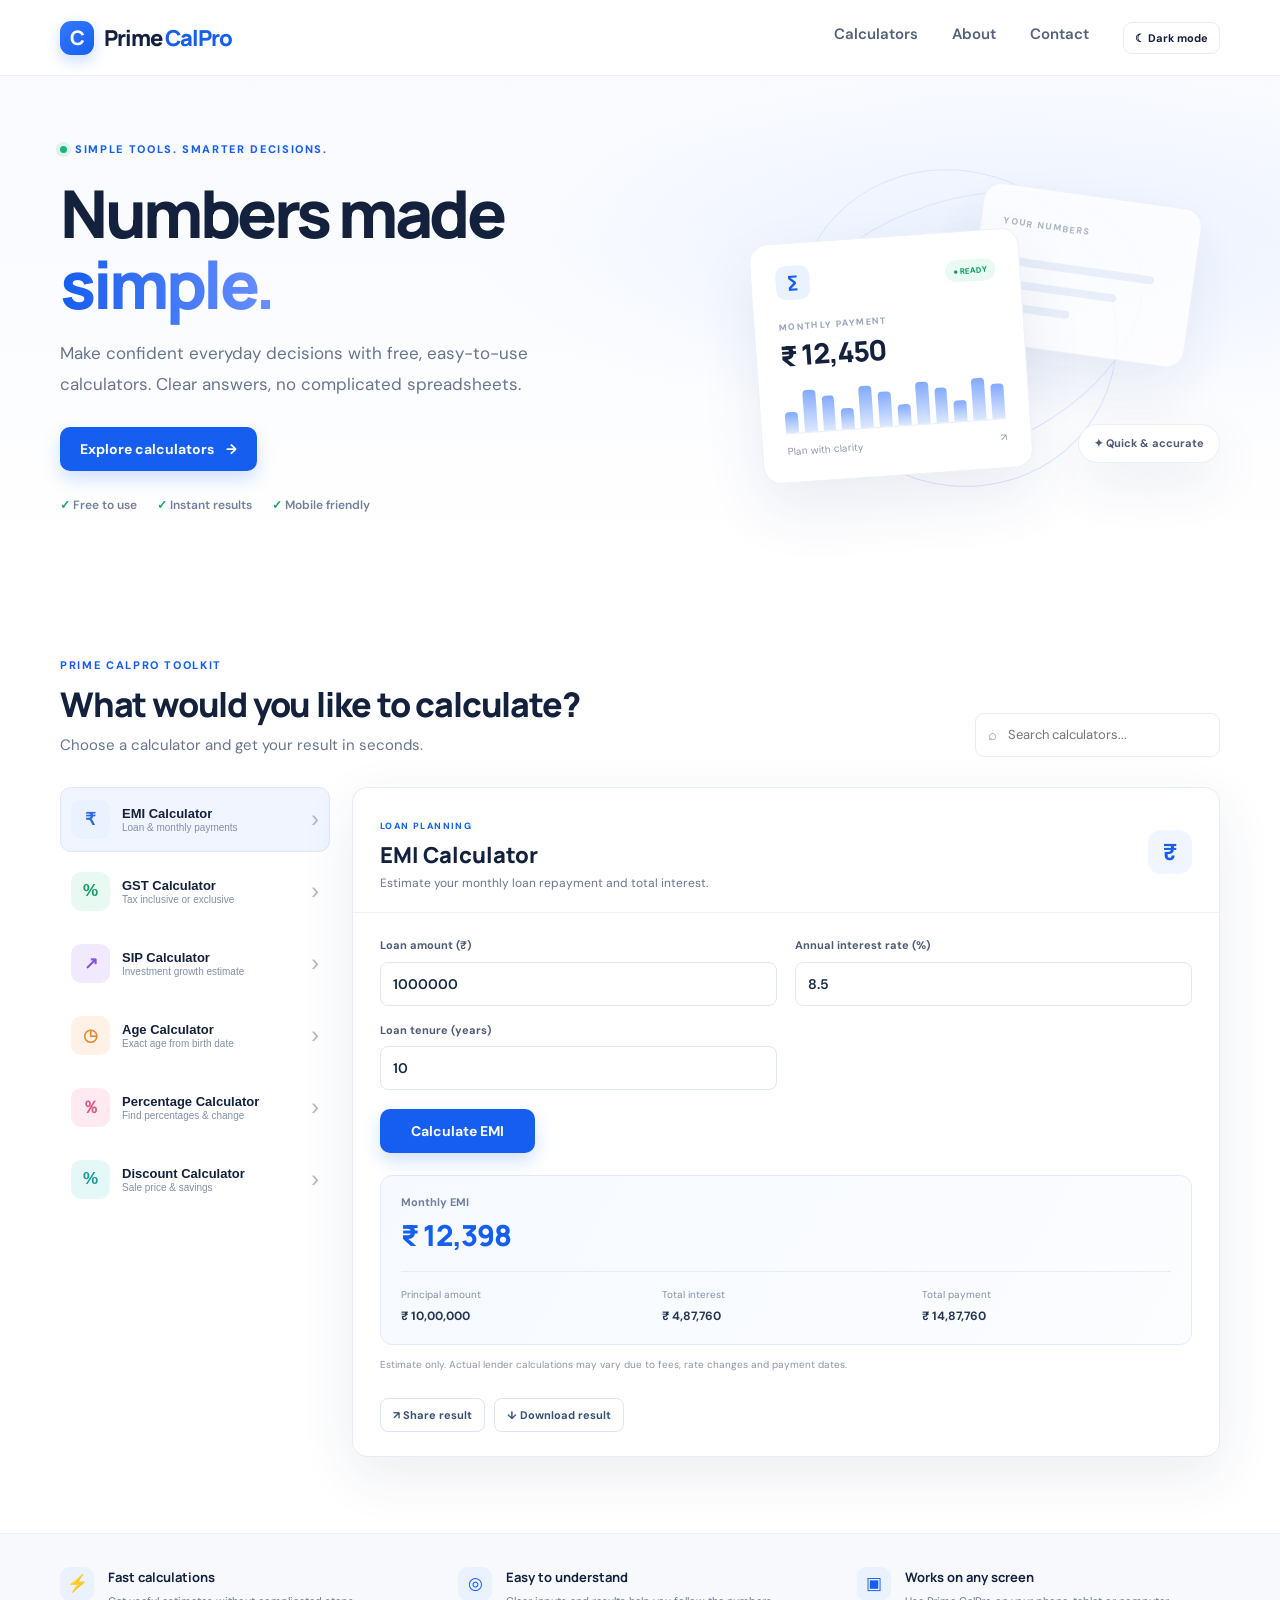
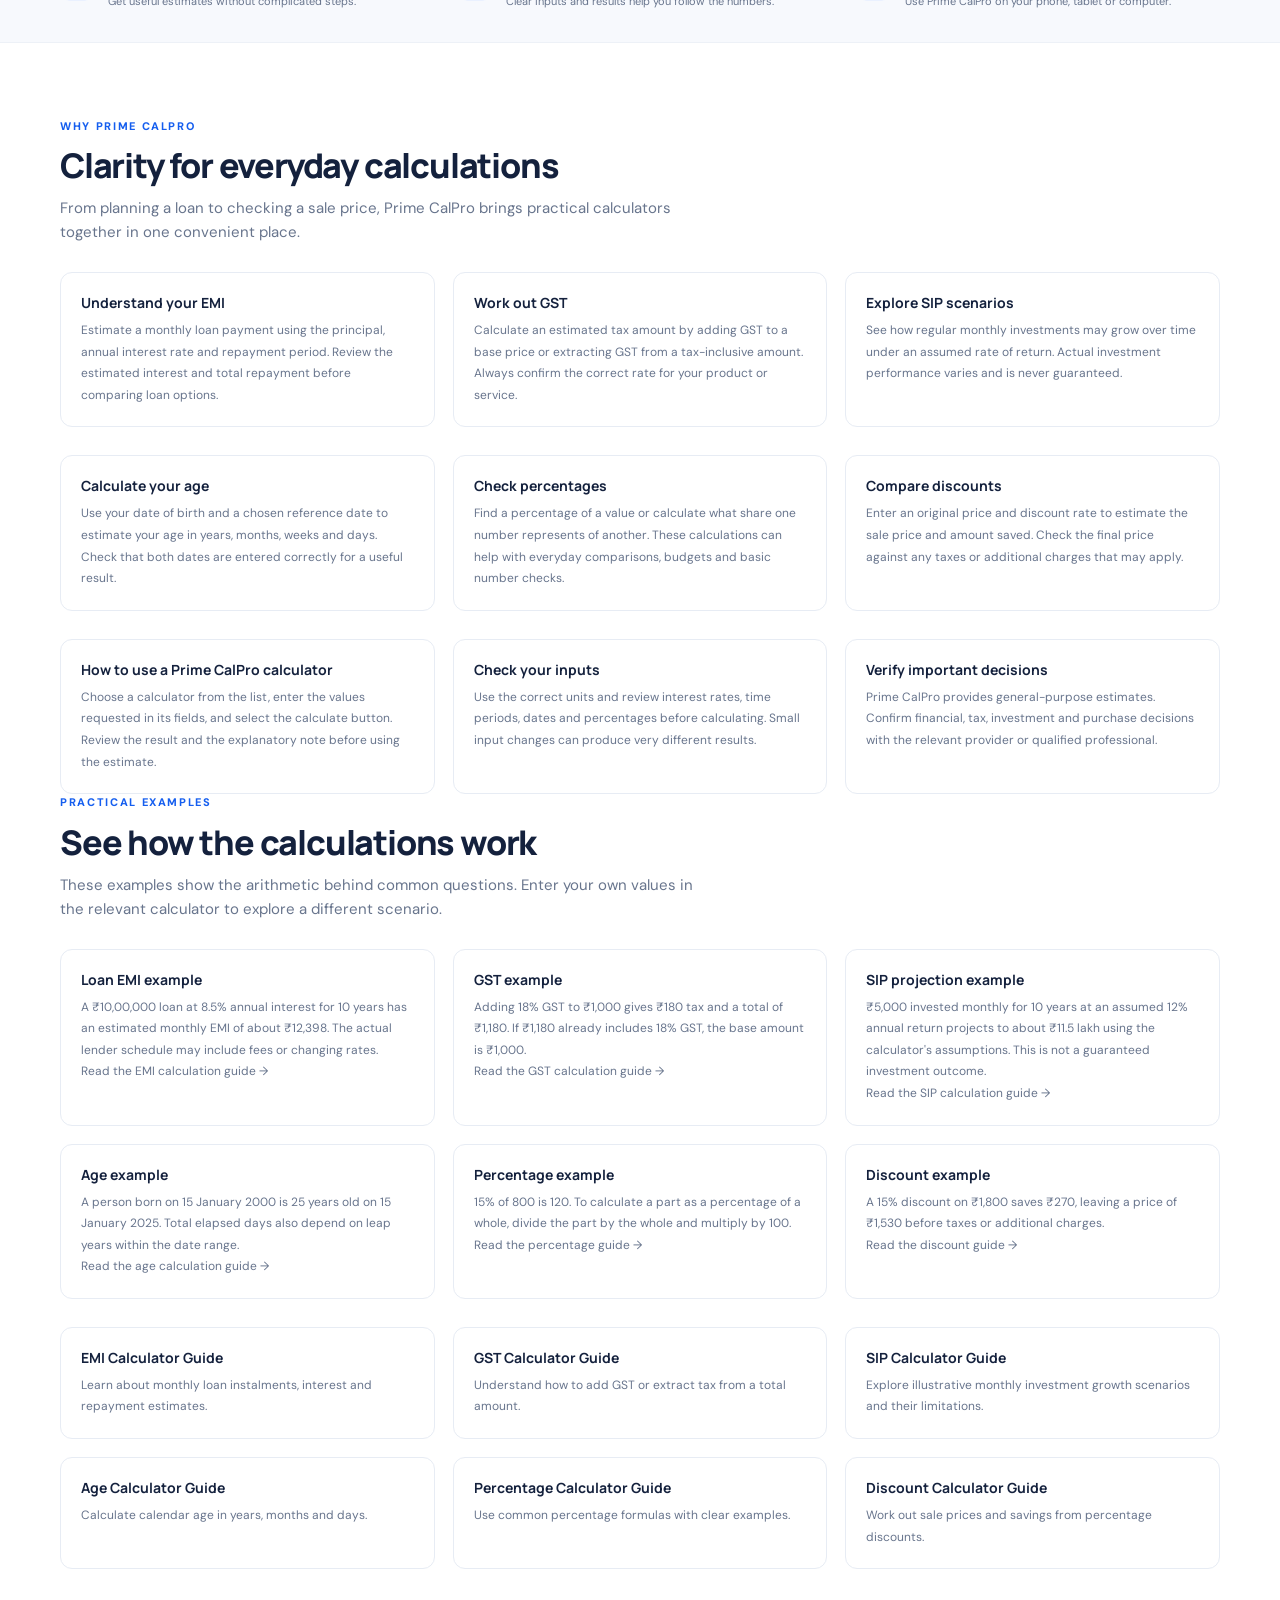
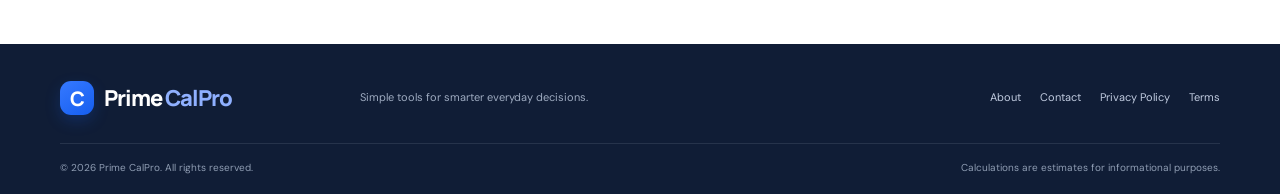
<file: index.html>
<!DOCTYPE html>
<html lang="en">
<head>
  <!-- Google tag (gtag.js) - Prime CalPro GA4 -->
  <script async src="https://www.googletagmanager.com/gtag/js?id=G-G73KL03NPD"></script>
  <script>
    window.dataLayer = window.dataLayer || [];
    function gtag(){dataLayer.push(arguments);}
    gtag('js', new Date());
    gtag('config', 'G-G73KL03NPD');
  </script>

  <script async src="https://pagead2.googlesyndication.com/pagead/js/adsbygoogle.js?client=ca-pub-5305765007887137"
     crossorigin="anonymous"></script>
  <meta name="google-adsense-account" content="ca-pub-5305765007887137">
  <meta name="google-site-verification" content="IYeu65UoTeWbpqD2SZLOJmxgCEEkNinRDU8o8wYpRFg" /> 
  <meta charset="UTF-8">
  <meta name="viewport" content="width=device-width, initial-scale=1">
  <meta name="description" content="Prime CalPro offers free, easy-to-use EMI, GST, SIP, age, percentage and discount calculators. Get clear results instantly.">
  <meta name="keywords" content="online calculator, EMI calculator, GST calculator, SIP calculator, age calculator, percentage calculator, discount calculator">
  <meta name="theme-color" content="#155eef">
  <meta property="og:title" content="Prime CalPro — Smart Calculators for Everyday Decisions">
  <meta property="og:description" content="Free online calculators for loans, GST, investments, age, percentages and discounts.">
  <meta property="og:type" content="website">
  <title>Prime CalPro — Free Online Calculators</title>
  <link rel="canonical" href="https://primecalpro.vercel.app/">
  <script type="application/ld+json">
  {
    "@context": "https://schema.org",
    "@type": "WebSite",
    "name": "Prime CalPro",
    "url": "https://primecalpro.vercel.app/",
    "inLanguage": "en-IN"
  }
  </script>
  <link rel="icon" href="favicon.svg" type="image/svg+xml">
  <link rel="stylesheet" href="css/style.css">
</head>
<body>
  <header class="site-header">
    <div class="container nav-wrap">
      <a class="brand" href="index.html" aria-label="Prime CalPro home"><span class="brand-mark">C</span><span>Prime <span class="brand-accent">CalPro</span></span></a>
      <button class="menu-toggle" id="menuToggle" aria-label="Toggle navigation" aria-expanded="false">☰</button>
      <nav class="main-nav" id="mainNav">
        <a href="#calculators">Calculators</a>
        <a href="about.html">About</a>
        <a href="contact.html">Contact</a>
      </nav>
    </div>
  </header>

  <main>
    <section class="hero">
      <div class="container hero-grid">
        <div>
          <div class="eyebrow"><span class="eyebrow-dot"></span> SIMPLE TOOLS. SMARTER DECISIONS.</div>
          <h1>Numbers made <span class="gradient-text">simple.</span></h1>
          <p class="hero-copy">Make confident everyday decisions with free, easy-to-use calculators. Clear answers, no complicated spreadsheets.</p>
          <a class="button button-primary" href="#calculators">Explore calculators <span aria-hidden="true">→</span></a>
          <div class="hero-trust"><span>✓ Free to use</span><span>✓ Instant results</span><span>✓ Mobile friendly</span></div>
        </div>
        <div class="hero-visual" aria-label="Calculator illustration">
          <div class="visual-orbit orbit-one"></div><div class="visual-orbit orbit-two"></div>
          <div class="visual-card card-back"><span class="mini-label">YOUR NUMBERS</span><div class="fake-line long"></div><div class="fake-line"></div><div class="fake-line short"></div></div>
          <div class="visual-card card-front"><div class="visual-card-top"><span class="visual-icon">∑</span><span class="live-pill">● READY</span></div><span class="mini-label">MONTHLY PAYMENT</span><strong>₹ 12,450</strong><div class="visual-chart"><i></i><i></i><i></i><i></i><i></i><i></i><i></i><i></i><i></i><i></i><i></i><i></i></div><div class="visual-foot"><span>Plan with clarity</span><span>↗</span></div></div>
          <div class="floating-badge">✦ Quick & accurate</div>
        </div>
      </div>
    </section>

    <section class="container section" id="calculators">
      <div class="section-heading">
        <div><div class="eyebrow">PRIME CALPRO TOOLKIT</div><h2>What would you like to calculate?</h2><p>Choose a calculator and get your result in seconds.</p></div>
        <label class="search-box"><span aria-hidden="true">⌕</span><input id="toolSearch" type="search" placeholder="Search calculators..." aria-label="Search calculators"></label>
      </div>

      <div class="calculator-layout">
        <aside class="tool-list" aria-label="Calculator list">
          <button class="tool-link active" data-tool="emi"><span class="tool-icon blue">₹</span><span><b>EMI Calculator</b><small>Loan & monthly payments</small></span><span class="chevron">›</span></button>
          <button class="tool-link" data-tool="gst"><span class="tool-icon green">%</span><span><b>GST Calculator</b><small>Tax inclusive or exclusive</small></span><span class="chevron">›</span></button>
          <button class="tool-link" data-tool="sip"><span class="tool-icon purple">↗</span><span><b>SIP Calculator</b><small>Investment growth estimate</small></span><span class="chevron">›</span></button>
          <button class="tool-link" data-tool="age"><span class="tool-icon orange">◷</span><span><b>Age Calculator</b><small>Exact age from birth date</small></span><span class="chevron">›</span></button>
          <button class="tool-link" data-tool="percentage"><span class="tool-icon pink">％</span><span><b>Percentage Calculator</b><small>Find percentages & change</small></span><span class="chevron">›</span></button>
          <button class="tool-link" data-tool="discount"><span class="tool-icon teal">%</span><span><b>Discount Calculator</b><small>Sale price & savings</small></span><span class="chevron">›</span></button>
        </aside>

        <section class="calculator-panel" aria-live="polite">
          <div class="calc-panel-heading"><div><span class="panel-kicker" id="calcKicker">LOAN PLANNING</span><h3 id="calcTitle">EMI Calculator</h3><p id="calcDescription">Estimate your monthly loan repayment and total interest.</p></div><span class="panel-symbol" id="panelSymbol">₹</span></div>

          <div class="calc-content" id="calc-emi">
            <div class="input-grid">
              <label class="field"><span>Loan amount (₹)</span><input id="emiPrincipal" type="number" min="1" value="1000000" step="1000"></label>
              <label class="field"><span>Annual interest rate (%)</span><input id="emiRate" type="number" min="0" max="100" value="8.5" step="0.1"></label>
              <label class="field"><span>Loan tenure (years)</span><input id="emiYears" type="number" min="0.1" max="50" value="10" step="0.5"></label>
            </div>
            <button class="button button-primary calculate-btn" id="emiCalculate">Calculate EMI</button>
            <div class="result-box"><div class="result-main"><span>Monthly EMI</span><strong id="emiResult">₹ 12,398</strong></div><div class="result-stats"><div><small>Principal amount</small><b id="emiPrincipalOut">₹ 10,00,000</b></div><div><small>Total interest</small><b id="emiInterest">₹ 4,87,760</b></div><div><small>Total payment</small><b id="emiTotal">₹ 14,87,760</b></div></div></div>
            <p class="result-note">Estimate only. Actual lender calculations may vary due to fees, rate changes and payment dates.</p>
          </div>

          <div class="calc-content hidden" id="calc-gst">
            <div class="segmented"><button class="segment active" data-gst-mode="exclusive">Add GST</button><button class="segment" data-gst-mode="inclusive">Remove GST</button></div>
            <div class="input-grid">
              <label class="field"><span id="gstAmountLabel">Original amount (₹)</span><input id="gstAmount" type="number" min="0" value="1000"></label>
              <label class="field"><span>GST rate (%)</span><select id="gstRate"><option>5</option><option>12</option><option selected>18</option><option>28</option><option value="custom">Custom</option></select></label>
              <label class="field hidden" id="gstCustomWrap"><span>Custom GST rate (%)</span><input id="gstCustom" type="number" min="0" max="100" value="18"></label>
            </div>
            <button class="button button-primary calculate-btn" id="gstCalculate">Calculate GST</button>
            <div class="result-box"><div class="result-main"><span id="gstMainLabel">Total amount including GST</span><strong id="gstTotal">₹ 1,180.00</strong></div><div class="result-stats"><div><small>Base amount</small><b id="gstBase">₹ 1,000.00</b></div><div><small>GST amount</small><b id="gstTax">₹ 180.00</b></div><div><small>GST rate</small><b id="gstRateOut">18%</b></div></div></div>
            <p class="result-note">For estimation only. Confirm the applicable GST rate and tax treatment for your transaction.</p>
          </div>

          <div class="calc-content hidden" id="calc-sip">
            <div class="input-grid">
              <label class="field"><span>Monthly investment (₹)</span><input id="sipMonthly" type="number" min="1" value="5000" step="500"></label>
              <label class="field"><span>Expected annual return (%)</span><input id="sipRate" type="number" min="0" max="100" value="12" step="0.5"></label>
              <label class="field"><span>Investment period (years)</span><input id="sipYears" type="number" min="1" max="60" value="10"></label>
            </div>
            <button class="button button-primary calculate-btn" id="sipCalculate">Calculate returns</button>
            <div class="result-box"><div class="result-main"><span>Estimated future value</span><strong id="sipFuture">₹ 11,50,193</strong></div><div class="result-stats"><div><small>Invested amount</small><b id="sipInvested">₹ 6,00,000</b></div><div><small>Estimated returns</small><b id="sipReturns">₹ 5,50,193</b></div><div><small>Investment period</small><b id="sipPeriod">10 years</b></div></div></div>
            <p class="result-note">Illustrative estimate, not a guaranteed return. Market-linked investments can lose value.</p>
          </div>

          <div class="calc-content hidden" id="calc-age">
            <div class="input-grid">
              <label class="field"><span>Date of birth</span><input id="birthDate" type="date"></label>
              <label class="field"><span>Calculate age on</span><input id="ageAsOf" type="date"></label>
            </div>
            <button class="button button-primary calculate-btn" id="ageCalculate">Calculate age</button>
            <div class="result-box"><div class="result-main"><span>Your exact age</span><strong id="ageResult">—</strong></div><div class="result-stats"><div><small>Total months</small><b id="ageMonths">—</b></div><div><small>Total weeks</small><b id="ageWeeks">—</b></div><div><small>Total days</small><b id="ageDays">—</b></div></div></div>
            <p class="result-note">Age is calculated using calendar dates. The result is based on the dates you enter.</p>
          </div>

          <div class="calc-content hidden" id="calc-percentage">
            <div class="input-grid">
              <label class="field"><span>What is X% of Y? — X (%)</span><input id="pctX" type="number" value="20"></label>
              <label class="field"><span>Y (number)</span><input id="pctY" type="number" value="500"></label>
              <label class="field"><span>Optional: part value</span><input id="pctPart" type="number" value="100"></label>
              <label class="field"><span>Optional: total value</span><input id="pctWhole" type="number" value="500"></label>
            </div>
            <button class="button button-primary calculate-btn" id="pctCalculate">Calculate percentage</button>
            <div class="result-box"><div class="result-main"><span id="pctMainLabel">20% of 500</span><strong id="pctResult">100</strong></div><div class="result-stats"><div><small>Part as % of total</small><b id="pctOfTotal">20%</b></div><div><small>Calculation</small><b id="pctFormula">20 ÷ 100 × 500</b></div></div></div>
            <p class="result-note">Enter the first two values for X% of Y. The optional values calculate a part as a percentage of a total.</p>
          </div>

          <div class="calc-content hidden" id="calc-discount">
            <div class="input-grid">
              <label class="field"><span>Original price (₹)</span><input id="discountPrice" type="number" min="0" value="2500"></label>
              <label class="field"><span>Discount (%)</span><input id="discountRate" type="number" min="0" max="100" value="20"></label>
            </div>
            <button class="button button-primary calculate-btn" id="discountCalculate">Calculate discount</button>
            <div class="result-box"><div class="result-main"><span>Final sale price</span><strong id="discountFinal">₹ 2,000.00</strong></div><div class="result-stats"><div><small>You save</small><b id="discountSaving">₹ 500.00</b></div><div><small>Original price</small><b id="discountOriginal">₹ 2,500.00</b></div><div><small>Discount rate</small><b id="discountRateOut">20%</b></div></div></div>
            <p class="result-note">The result does not include any additional taxes, shipping fees or store charges.</p>
          </div>
          <div class="result-actions" id="resultActions" aria-label="Result actions">
            <button class="action-button" id="shareResult" type="button">↗ Share result</button>
            <button class="action-button" id="downloadResult" type="button">↓ Download result</button>
          </div>
        </section>
      </div>
    </section>

    <section class="info-strip"><div class="container info-grid"><div><span class="info-icon">⚡</span><b>Fast calculations</b><p>Get useful estimates without complicated steps.</p></div><div><span class="info-icon">◎</span><b>Easy to understand</b><p>Clear inputs and results help you follow the numbers.</p></div><div><span class="info-icon">▣</span><b>Works on any screen</b><p>Use Prime CalPro on your phone, tablet or computer.</p></div></div></section>

    <section class="container content-section">
      <div class="eyebrow">WHY PRIME CALPRO</div><h2>Clarity for everyday calculations</h2>
      <p class="content-lead">From planning a loan to checking a sale price, Prime CalPro brings practical calculators together in one convenient place.</p>
      <div class="content-cards"><article><h3>Understand your EMI</h3><p>Estimate a monthly loan payment using the principal, annual interest rate and repayment period. Review the estimated interest and total repayment before comparing loan options.</p></article><article><h3>Work out GST</h3><p>Calculate an estimated tax amount by adding GST to a base price or extracting GST from a tax-inclusive amount. Always confirm the correct rate for your product or service.</p></article><article><h3>Explore SIP scenarios</h3><p>See how regular monthly investments may grow over time under an assumed rate of return. Actual investment performance varies and is never guaranteed.</p></article></div>
      <div class="content-cards"><article><h3>Calculate your age</h3><p>Use your date of birth and a chosen reference date to estimate your age in years, months, weeks and days. Check that both dates are entered correctly for a useful result.</p></article><article><h3>Check percentages</h3><p>Find a percentage of a value or calculate what share one number represents of another. These calculations can help with everyday comparisons, budgets and basic number checks.</p></article><article><h3>Compare discounts</h3><p>Enter an original price and discount rate to estimate the sale price and amount saved. Check the final price against any taxes or additional charges that may apply.</p></article></div>
      <div class="content-cards"><article><h3>How to use a Prime CalPro calculator</h3><p>Choose a calculator from the list, enter the values requested in its fields, and select the calculate button. Review the result and the explanatory note before using the estimate.</p></article><article><h3>Check your inputs</h3><p>Use the correct units and review interest rates, time periods, dates and percentages before calculating. Small input changes can produce very different results.</p></article><article><h3>Verify important decisions</h3><p>Prime CalPro provides general-purpose estimates. Confirm financial, tax, investment and purchase decisions with the relevant provider or qualified professional.</p></article></div>
      <section class="worked-examples" aria-labelledby="workedExamplesTitle">
        <div class="eyebrow">PRACTICAL EXAMPLES</div>
        <h2 id="workedExamplesTitle">See how the calculations work</h2>
        <p class="content-lead">These examples show the arithmetic behind common questions. Enter your own values in the relevant calculator to explore a different scenario.</p>
        <div class="content-cards">
          <article><h3>Loan EMI example</h3><p>A ₹10,00,000 loan at 8.5% annual interest for 10 years has an estimated monthly EMI of about ₹12,398. The actual lender schedule may include fees or changing rates.</p><p><a href="emi-calculator.html">Read the EMI calculation guide →</a></p></article>
          <article><h3>GST example</h3><p>Adding 18% GST to ₹1,000 gives ₹180 tax and a total of ₹1,180. If ₹1,180 already includes 18% GST, the base amount is ₹1,000.</p><p><a href="gst-calculator.html">Read the GST calculation guide →</a></p></article>
          <article><h3>SIP projection example</h3><p>₹5,000 invested monthly for 10 years at an assumed 12% annual return projects to about ₹11.5 lakh using the calculator's assumptions. This is not a guaranteed investment outcome.</p><p><a href="sip-calculator.html">Read the SIP calculation guide →</a></p></article>
          <article><h3>Age example</h3><p>A person born on 15 January 2000 is 25 years old on 15 January 2025. Total elapsed days also depend on leap years within the date range.</p><p><a href="age-calculator.html">Read the age calculation guide →</a></p></article>
          <article><h3>Percentage example</h3><p>15% of 800 is 120. To calculate a part as a percentage of a whole, divide the part by the whole and multiply by 100.</p><p><a href="percentage-calculator.html">Read the percentage guide →</a></p></article>
          <article><h3>Discount example</h3><p>A 15% discount on ₹1,800 saves ₹270, leaving a price of ₹1,530 before taxes or additional charges.</p><p><a href="discount-calculator.html">Read the discount guide →</a></p></article>
        </div>
      </section>
      <div class="content-cards calculator-guides">
        <article><h3><a href="emi-calculator.html">EMI Calculator Guide</a></h3><p>Learn about monthly loan instalments, interest and repayment estimates.</p></article>
        <article><h3><a href="gst-calculator.html">GST Calculator Guide</a></h3><p>Understand how to add GST or extract tax from a total amount.</p></article>
        <article><h3><a href="sip-calculator.html">SIP Calculator Guide</a></h3><p>Explore illustrative monthly investment growth scenarios and their limitations.</p></article>
        <article><h3><a href="age-calculator.html">Age Calculator Guide</a></h3><p>Calculate calendar age in years, months and days.</p></article>
        <article><h3><a href="percentage-calculator.html">Percentage Calculator Guide</a></h3><p>Use common percentage formulas with clear examples.</p></article>
        <article><h3><a href="discount-calculator.html">Discount Calculator Guide</a></h3><p>Work out sale prices and savings from percentage discounts.</p></article>
      </div>
    </section>
  </main>

  <footer class="site-footer"><div class="container footer-top"><a class="brand footer-brand" href="index.html"><span class="brand-mark">C</span><span>Prime <span class="brand-accent">CalPro</span></span></a><p>Simple tools for smarter everyday decisions.</p><nav><a href="about.html">About</a><a href="contact.html">Contact</a><a href="privacy-policy.html">Privacy Policy</a><a href="terms.html">Terms</a></nav></div><div class="container footer-bottom"><span>© <span id="year"></span> Prime CalPro. All rights reserved.</span><span>Calculations are estimates for informational purposes.</span></div></footer>
  <script src="js/script.js" defer></script>
</body>
</html>
</file>
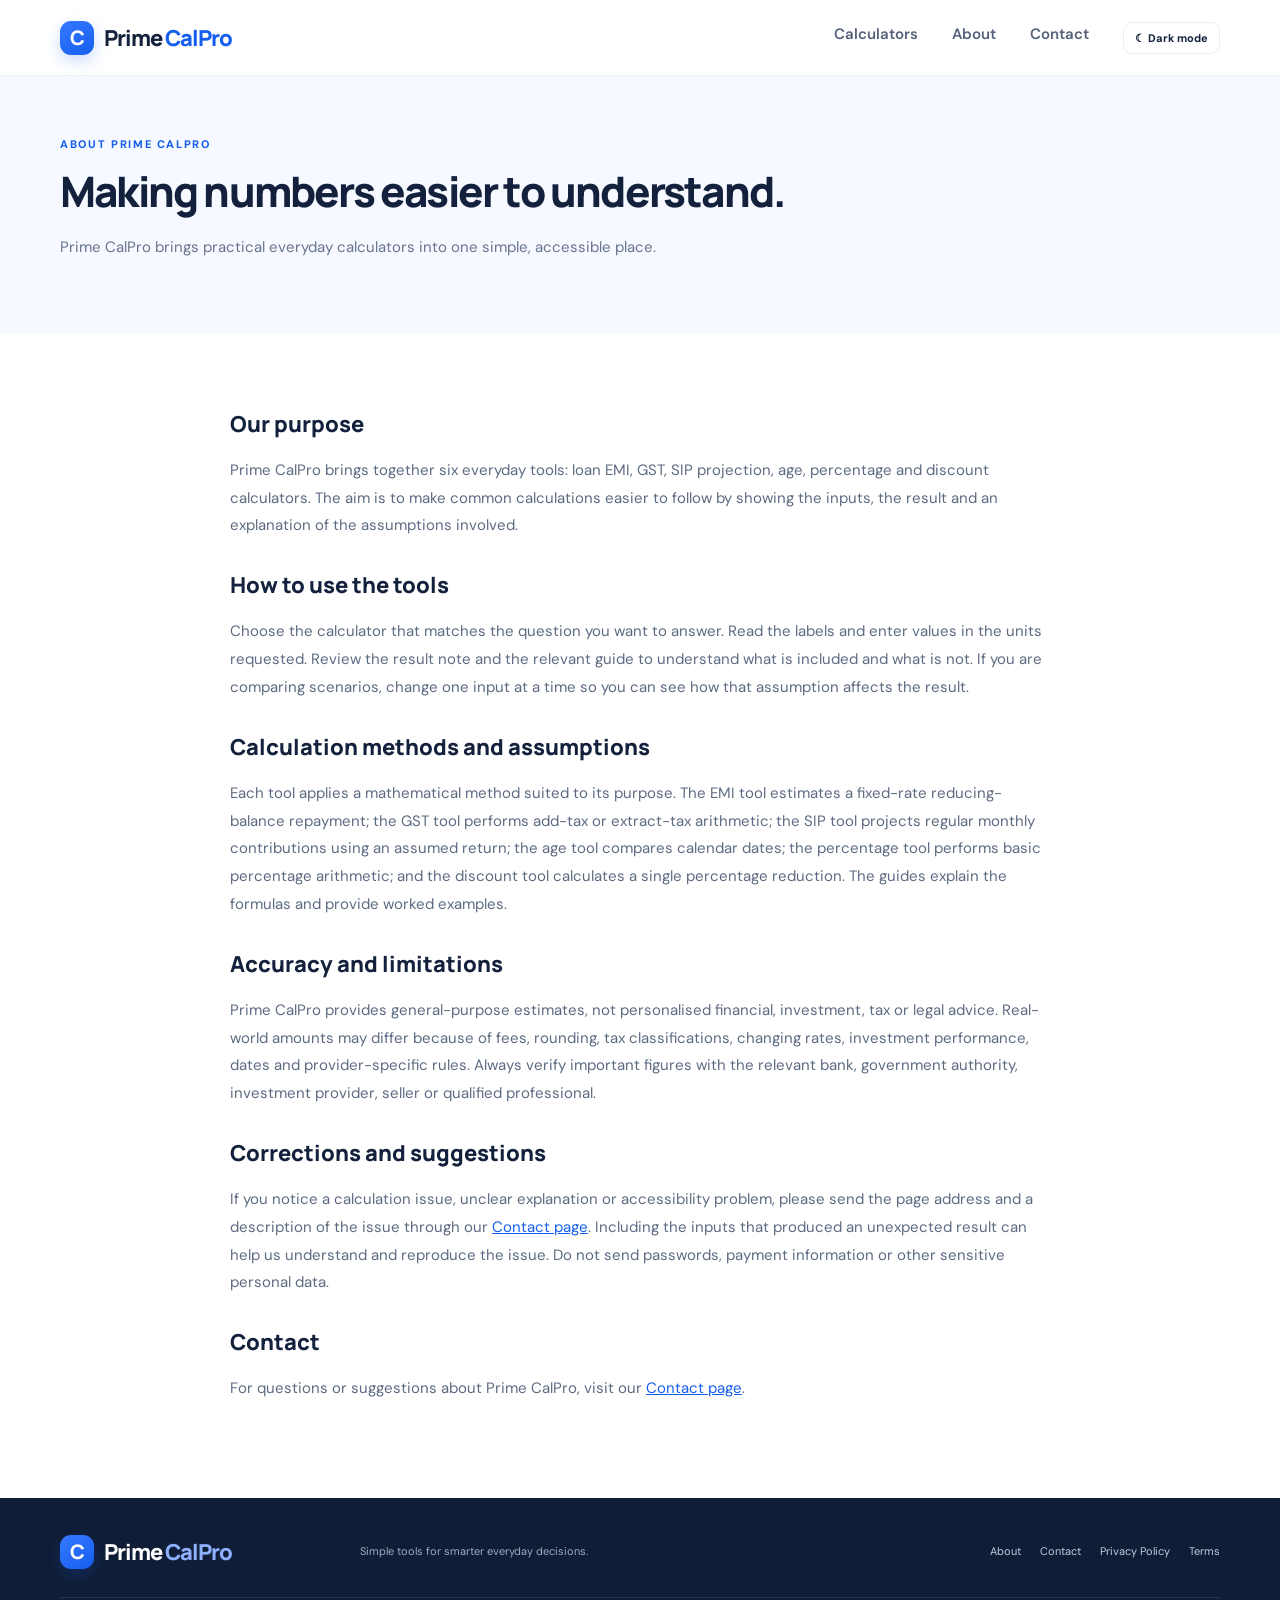
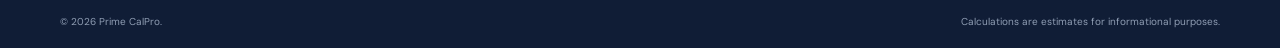
<file: about.html>
<!DOCTYPE html>
<html lang="en"><head>
  <!-- Google tag (gtag.js) - Prime CalPro GA4 -->
  <script async src="https://www.googletagmanager.com/gtag/js?id=G-G73KL03NPD"></script>
  <script>
    window.dataLayer = window.dataLayer || [];
    function gtag(){dataLayer.push(arguments);}
    gtag('js', new Date());
    gtag('config', 'G-G73KL03NPD');
  </script>
  <script async src="https://pagead2.googlesyndication.com/pagead/js/adsbygoogle.js?client=ca-pub-5305765007887137" crossorigin="anonymous"></script>

<meta charset="UTF-8"><meta name="viewport" content="width=device-width, initial-scale=1"><meta name="description" content="Learn about Prime CalPro's free EMI, GST, SIP, age, percentage and discount calculators and our approach to clear, practical estimates.">
<meta property="og:title" content="About Prime CalPro | Prime CalPro">
<meta property="og:description" content="Learn about Prime CalPro's free EMI, GST, SIP, age, percentage and discount calculators and our approach to clear, practical estimates.">
<meta property="og:type" content="website">
<meta name="twitter:card" content="summary">
<meta name="twitter:title" content="About Prime CalPro | Prime CalPro">
<meta name="twitter:description" content="Learn about Prime CalPro's free EMI, GST, SIP, age, percentage and discount calculators and our approach to clear, practical estimates.">
<title>About Prime CalPro | Free Online Calculators</title>
<link rel="icon" href="favicon.svg" type="image/svg+xml">
<link rel="stylesheet" href="css/style.css">
<link rel="canonical" href="https://primecalpro.vercel.app/about.html"></head><body>
<header class="site-header"><div class="container nav-wrap"><a class="brand" href="index.html"><span class="brand-mark">C</span><span>Prime <span class="brand-accent">CalPro</span></span></a><button class="menu-toggle" id="menuToggle" aria-label="Toggle navigation">☰</button><nav class="main-nav" id="mainNav"><a href="index.html#calculators">Calculators</a><a href="about.html">About</a><a href="contact.html">Contact</a></nav></div></header>
<section class="page-hero"><div class="container"><div class="eyebrow">ABOUT PRIME CALPRO</div><h1>Making numbers easier to understand.</h1><p>Prime CalPro brings practical everyday calculators into one simple, accessible place.</p></div></section>
<main class="container prose"><h2>Our purpose</h2><p>Prime CalPro brings together six everyday tools: loan EMI, GST, SIP projection, age, percentage and discount calculators. The aim is to make common calculations easier to follow by showing the inputs, the result and an explanation of the assumptions involved.</p><h2>How to use the tools</h2><p>Choose the calculator that matches the question you want to answer. Read the labels and enter values in the units requested. Review the result note and the relevant guide to understand what is included and what is not. If you are comparing scenarios, change one input at a time so you can see how that assumption affects the result.</p><h2>Calculation methods and assumptions</h2><p>Each tool applies a mathematical method suited to its purpose. The EMI tool estimates a fixed-rate reducing-balance repayment; the GST tool performs add-tax or extract-tax arithmetic; the SIP tool projects regular monthly contributions using an assumed return; the age tool compares calendar dates; the percentage tool performs basic percentage arithmetic; and the discount tool calculates a single percentage reduction. The guides explain the formulas and provide worked examples.</p><h2>Accuracy and limitations</h2><p>Prime CalPro provides general-purpose estimates, not personalised financial, investment, tax or legal advice. Real-world amounts may differ because of fees, rounding, tax classifications, changing rates, investment performance, dates and provider-specific rules. Always verify important figures with the relevant bank, government authority, investment provider, seller or qualified professional.</p><h2>Corrections and suggestions</h2><p>If you notice a calculation issue, unclear explanation or accessibility problem, please send the page address and a description of the issue through our <a href="contact.html">Contact page</a>. Including the inputs that produced an unexpected result can help us understand and reproduce the issue. Do not send passwords, payment information or other sensitive personal data.</p><h2>Contact</h2><p>For questions or suggestions about Prime CalPro, visit our <a href="contact.html">Contact page</a>.</p></main>
<footer class="site-footer"><div class="container footer-top"><a class="brand footer-brand" href="index.html"><span class="brand-mark">C</span><span>Prime <span class="brand-accent">CalPro</span></span></a><p>Simple tools for smarter everyday decisions.</p><nav><a href="about.html">About</a><a href="contact.html">Contact</a><a href="privacy-policy.html">Privacy Policy</a><a href="terms.html">Terms</a></nav></div><div class="container footer-bottom"><span>© <span id="year"></span> Prime CalPro.</span><span>Calculations are estimates for informational purposes.</span></div></footer><script src="js/script.js" defer></script></body></html>
</file>
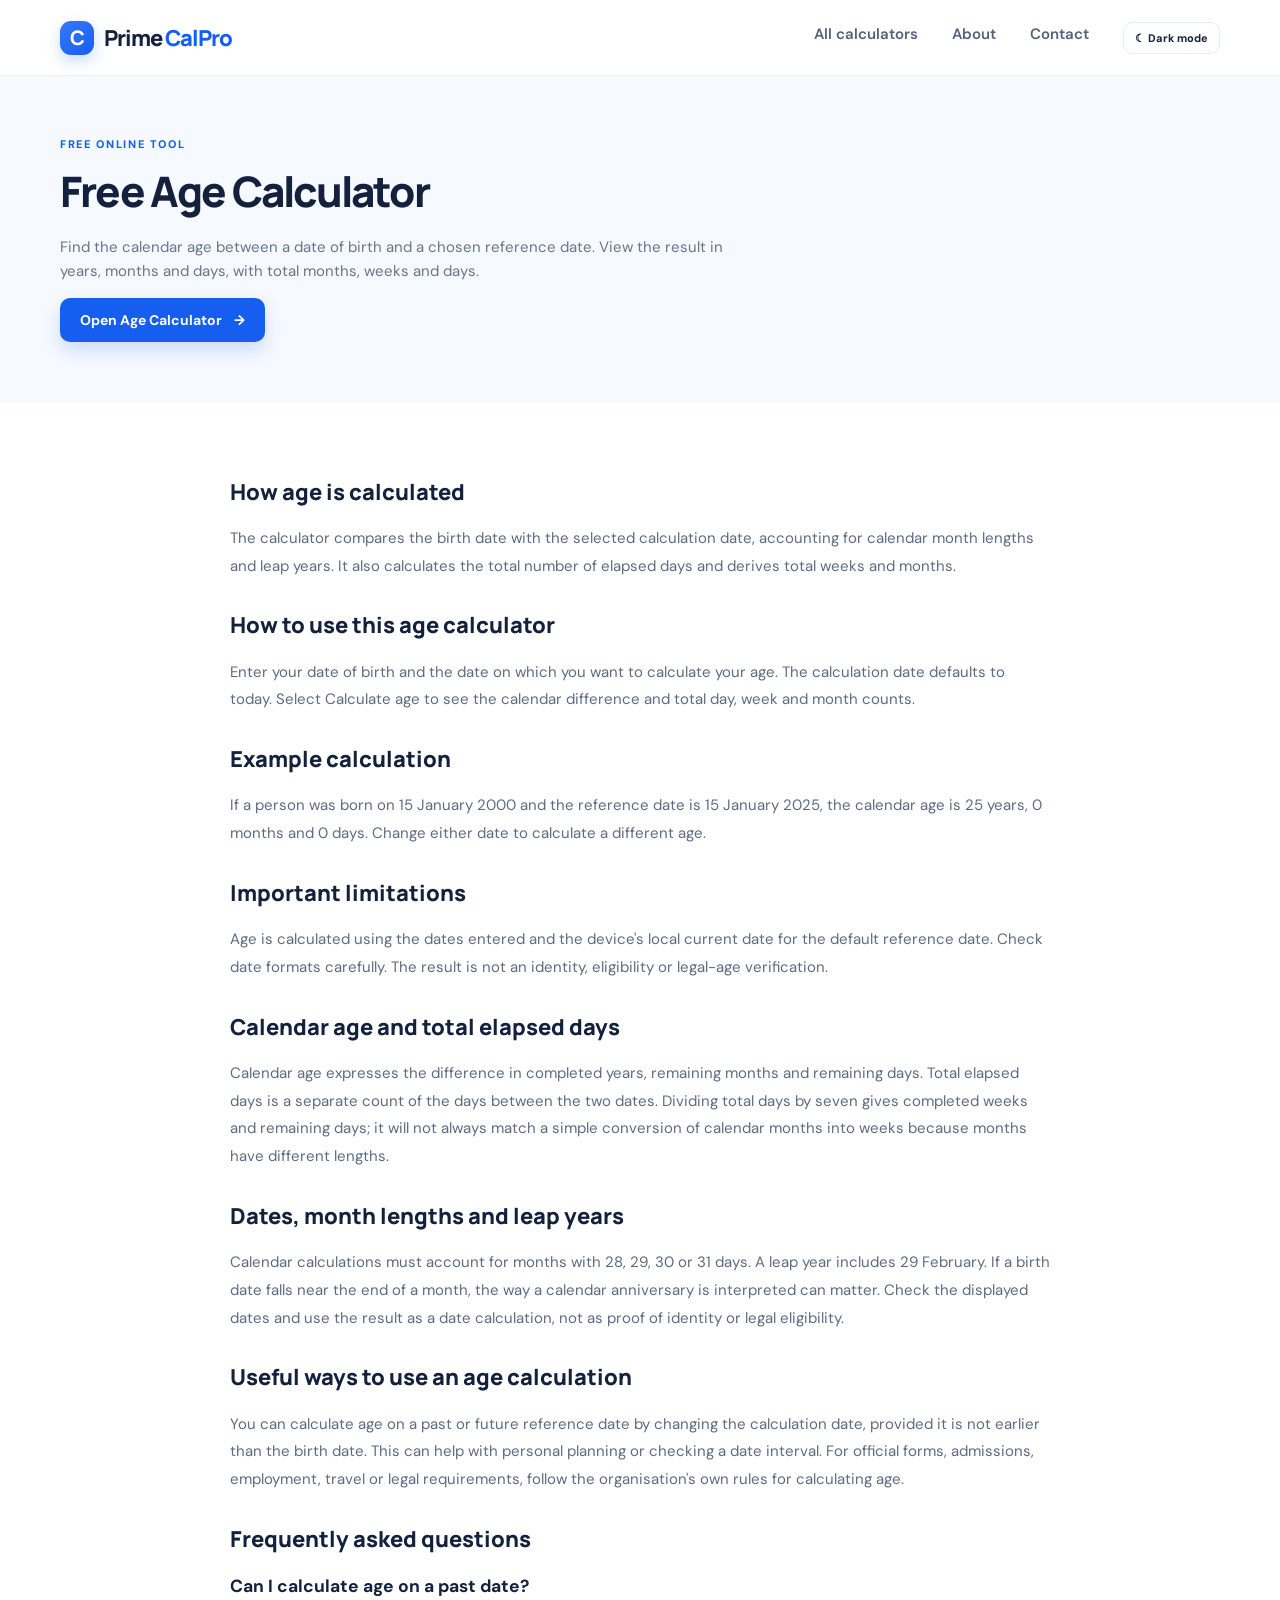
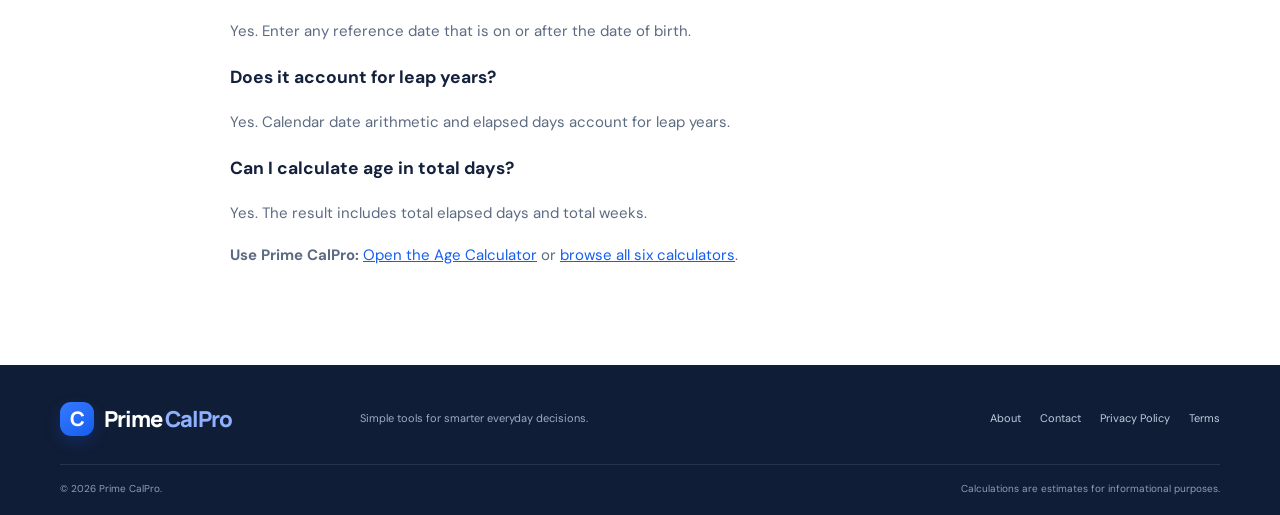
<file: age-calculator.html>
<!DOCTYPE html>
<html lang="en">
<head>
<meta charset="UTF-8">
<meta name="viewport" content="width=device-width, initial-scale=1">
<meta name="description" content="Calculate your exact age in years, months and days, plus total months, weeks and days, using Prime CalPro's free age calculator.">
<meta name="robots" content="index,follow">
<meta property="og:title" content="Free Age Calculator | Calculate Age in Years, Months &amp; Days | Prime CalPro">
<meta property="og:description" content="Calculate your exact age in years, months and days, plus total months, weeks and days, using Prime CalPro's free age calculator.">
<meta property="og:type" content="website">
<meta name="twitter:card" content="summary">
<title>Age Calculator | Years, Months & Days | Prime CalPro</title>
<link rel="canonical" href="https://primecalpro.vercel.app/age-calculator.html">
<link rel="icon" href="favicon.svg" type="image/svg+xml">
<link rel="stylesheet" href="css/style.css">
<script async src="https://www.googletagmanager.com/gtag/js?id=G-G73KL03NPD"></script><script>window.dataLayer=window.dataLayer||[];function gtag(){dataLayer.push(arguments);}gtag('js',new Date());gtag('config','G-G73KL03NPD');</script>
<script async src="https://pagead2.googlesyndication.com/pagead/js/adsbygoogle.js?client=ca-pub-5305765007887137" crossorigin="anonymous"></script>
</head>
<body>
<header class="site-header"><div class="container nav-wrap">
<a class="brand" href="index.html"><span class="brand-mark">C</span><span>Prime <span class="brand-accent">CalPro</span></span></a>
<button class="menu-toggle" id="menuToggle" aria-label="Toggle navigation">☰</button>
<nav class="main-nav" id="mainNav"><a href="index.html#calculators">All calculators</a><a href="about.html">About</a><a href="contact.html">Contact</a></nav>
</div></header>
<section class="page-hero"><div class="container"><div class="eyebrow">FREE ONLINE TOOL</div><h1>Free Age Calculator</h1><p>Find the calendar age between a date of birth and a chosen reference date. View the result in years, months and days, with total months, weeks and days.</p><a class="button button-primary" href="index.html?calculator=age#calculators">Open Age Calculator <span aria-hidden="true">→</span></a></div></section>
<main class="container prose">
<section><h2>How age is calculated</h2><p>The calculator compares the birth date with the selected calculation date, accounting for calendar month lengths and leap years. It also calculates the total number of elapsed days and derives total weeks and months.</p></section>
<section><h2>How to use this age calculator</h2><p>Enter your date of birth and the date on which you want to calculate your age. The calculation date defaults to today. Select Calculate age to see the calendar difference and total day, week and month counts.</p></section>
<section><h2>Example calculation</h2><p>If a person was born on 15 January 2000 and the reference date is 15 January 2025, the calendar age is 25 years, 0 months and 0 days. Change either date to calculate a different age.</p></section>
<section><h2>Important limitations</h2><p>Age is calculated using the dates entered and the device's local current date for the default reference date. Check date formats carefully. The result is not an identity, eligibility or legal-age verification.</p></section>
<section><h2>Calendar age and total elapsed days</h2><p>Calendar age expresses the difference in completed years, remaining months and remaining days. Total elapsed days is a separate count of the days between the two dates. Dividing total days by seven gives completed weeks and remaining days; it will not always match a simple conversion of calendar months into weeks because months have different lengths.</p></section>
<section><h2>Dates, month lengths and leap years</h2><p>Calendar calculations must account for months with 28, 29, 30 or 31 days. A leap year includes 29 February. If a birth date falls near the end of a month, the way a calendar anniversary is interpreted can matter. Check the displayed dates and use the result as a date calculation, not as proof of identity or legal eligibility.</p></section>
<section><h2>Useful ways to use an age calculation</h2><p>You can calculate age on a past or future reference date by changing the calculation date, provided it is not earlier than the birth date. This can help with personal planning or checking a date interval. For official forms, admissions, employment, travel or legal requirements, follow the organisation's own rules for calculating age.</p></section>
<section><h2>Frequently asked questions</h2>
<h3>Can I calculate age on a past date?</h3><p>Yes. Enter any reference date that is on or after the date of birth.</p>
<h3>Does it account for leap years?</h3><p>Yes. Calendar date arithmetic and elapsed days account for leap years.</p>
<h3>Can I calculate age in total days?</h3><p>Yes. The result includes total elapsed days and total weeks.</p>
</section>
<p><strong>Use Prime CalPro:</strong> <a href="index.html?calculator=age#calculators">Open the Age Calculator</a> or <a href="index.html#calculators">browse all six calculators</a>.</p>
</main>
<footer class="site-footer"><div class="container footer-top"><a class="brand footer-brand" href="index.html"><span class="brand-mark">C</span><span>Prime <span class="brand-accent">CalPro</span></span></a><p>Simple tools for smarter everyday decisions.</p><nav><a href="about.html">About</a><a href="contact.html">Contact</a><a href="privacy-policy.html">Privacy Policy</a><a href="terms.html">Terms</a></nav></div><div class="container footer-bottom"><span>© <span id="year"></span> Prime CalPro.</span><span>Calculations are estimates for informational purposes.</span></div></footer>
<script src="js/script.js" defer></script>
</body></html>
</file>
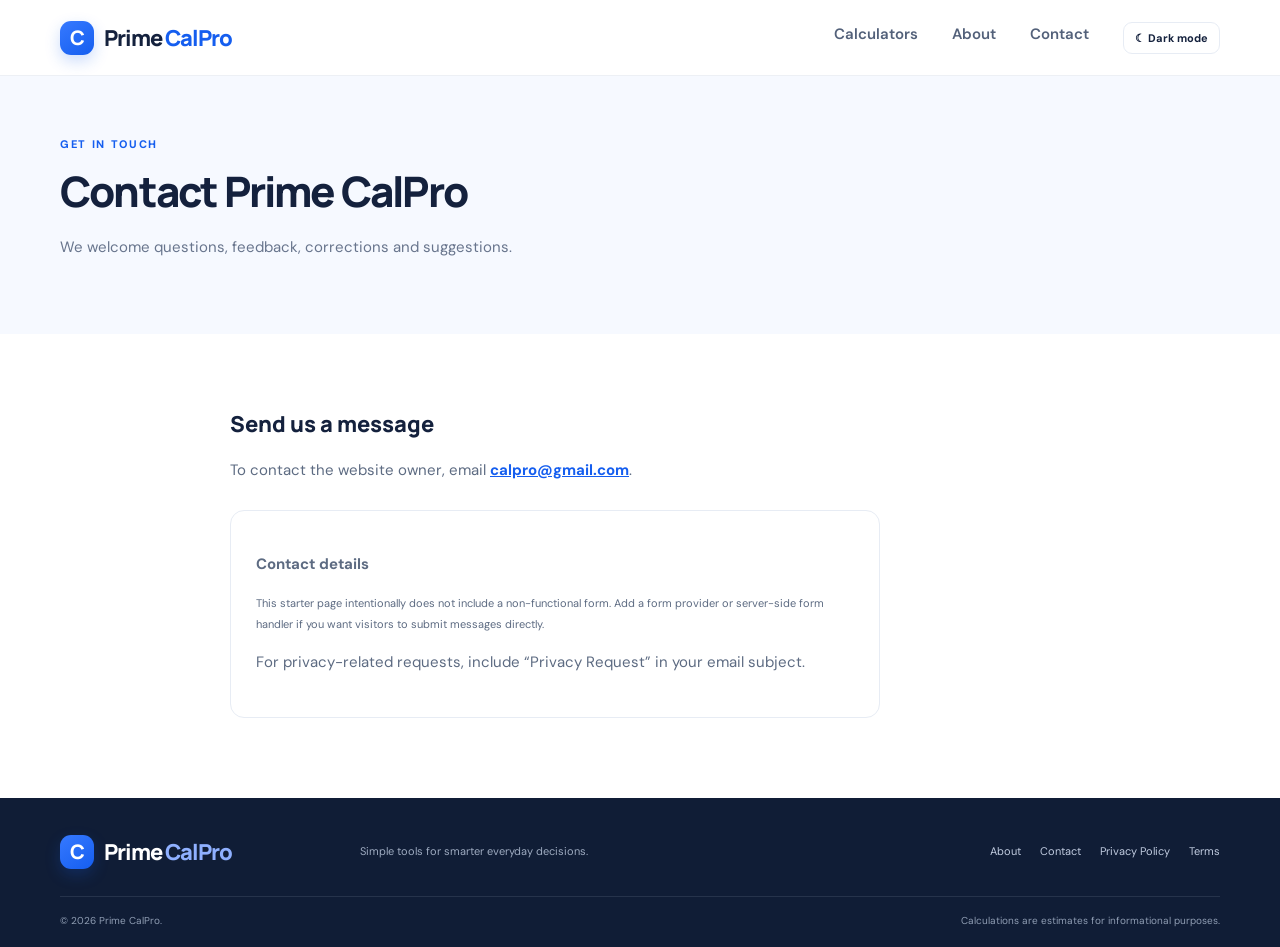
<file: contact.html>
<!DOCTYPE html>
<html lang="en"><head>
  <!-- Google tag (gtag.js) - Prime CalPro GA4 -->
  <script async src="https://www.googletagmanager.com/gtag/js?id=G-G73KL03NPD"></script>
  <script>
    window.dataLayer = window.dataLayer || [];
    function gtag(){dataLayer.push(arguments);}
    gtag('js', new Date());
    gtag('config', 'G-G73KL03NPD');
  </script>
  

<meta charset="UTF-8"><meta name="viewport" content="width=device-width, initial-scale=1"><meta name="description" content="Contact Prime CalPro with calculator questions, feedback, correction requests or privacy enquiries. Email calpro@gmail.com.">
<meta property="og:title" content="Contact Prime CalPro | Prime CalPro">
<meta property="og:description" content="Contact Prime CalPro with calculator questions, feedback, correction requests or privacy enquiries. Email calpro@gmail.com.">
<meta property="og:type" content="website">
<meta name="twitter:card" content="summary">
<meta name="twitter:title" content="Contact Prime CalPro | Prime CalPro">
<meta name="twitter:description" content="Contact Prime CalPro with calculator questions, feedback, correction requests or privacy enquiries. Email calpro@gmail.com.">
<title>Contact Prime CalPro | Questions & Feedback</title><link rel="icon" href="favicon.svg" type="image/svg+xml"><link rel="stylesheet" href="css/style.css"><link rel="canonical" href="https://primecalpro.vercel.app/contact.html"></head><body>
<header class="site-header"><div class="container nav-wrap"><a class="brand" href="index.html"><span class="brand-mark">C</span><span>Prime <span class="brand-accent">CalPro</span></span></a><button class="menu-toggle" id="menuToggle" aria-label="Toggle navigation">☰</button><nav class="main-nav" id="mainNav"><a href="index.html#calculators">Calculators</a><a href="about.html">About</a><a href="contact.html">Contact</a></nav></div></header>
<section class="page-hero"><div class="container"><div class="eyebrow">GET IN TOUCH</div><h1>Contact Prime CalPro</h1><p>We welcome questions, feedback, corrections and suggestions.</p></div></section>
<main class="container prose"><h2>Send us a message</h2><p>To contact the website owner, email <a href="mailto:calpro@gmail.com"><strong>calpro@gmail.com</strong></a>.</p><div class="contact-card"><p><strong>Contact details</strong></p><p class="form-hint">This starter page intentionally does not include a non-functional form. Add a form provider or server-side form handler if you want visitors to submit messages directly.</p><p>For privacy-related requests, include “Privacy Request” in your email subject.</p></div></main>
<footer class="site-footer"><div class="container footer-top"><a class="brand footer-brand" href="index.html"><span class="brand-mark">C</span><span>Prime <span class="brand-accent">CalPro</span></span></a><p>Simple tools for smarter everyday decisions.</p><nav><a href="about.html">About</a><a href="contact.html">Contact</a><a href="privacy-policy.html">Privacy Policy</a><a href="terms.html">Terms</a></nav></div><div class="container footer-bottom"><span>© <span id="year"></span> Prime CalPro.</span><span>Calculations are estimates for informational purposes.</span></div></footer><script src="js/script.js" defer></script></body></html>
</file>
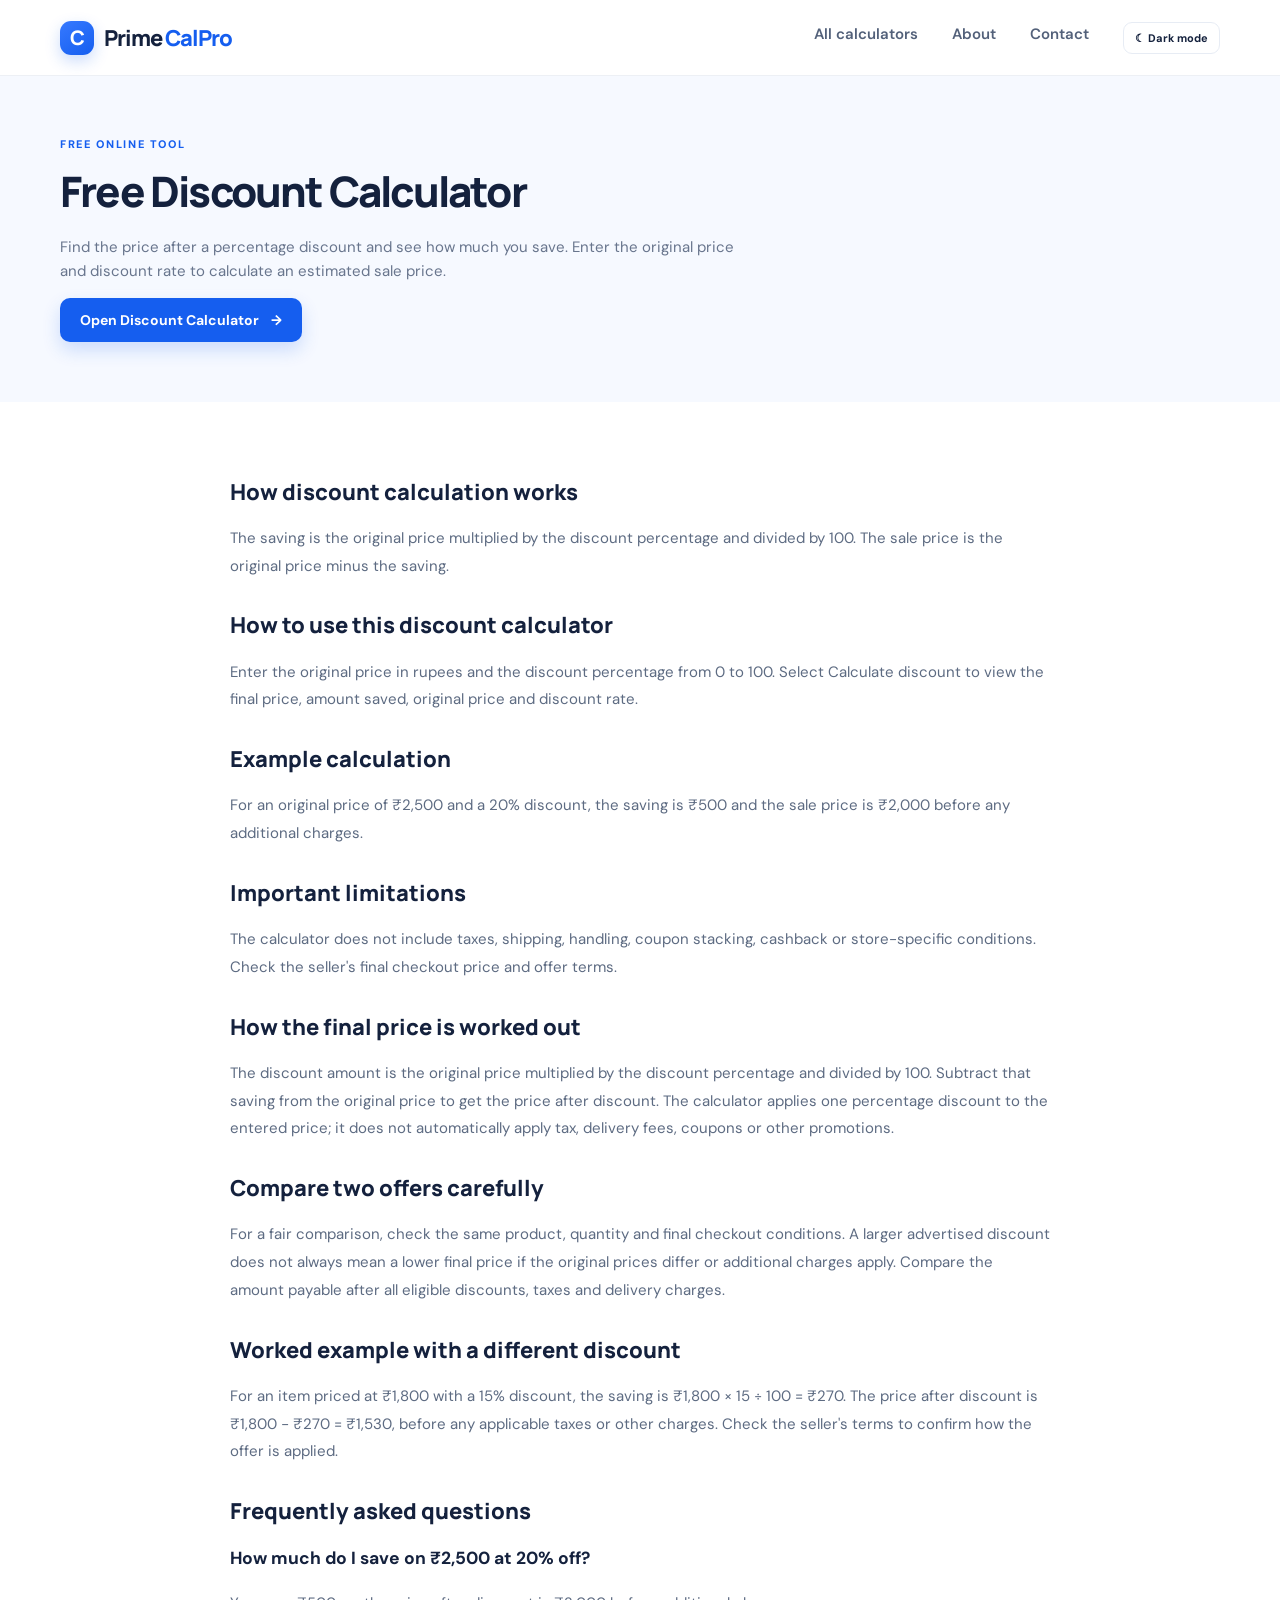
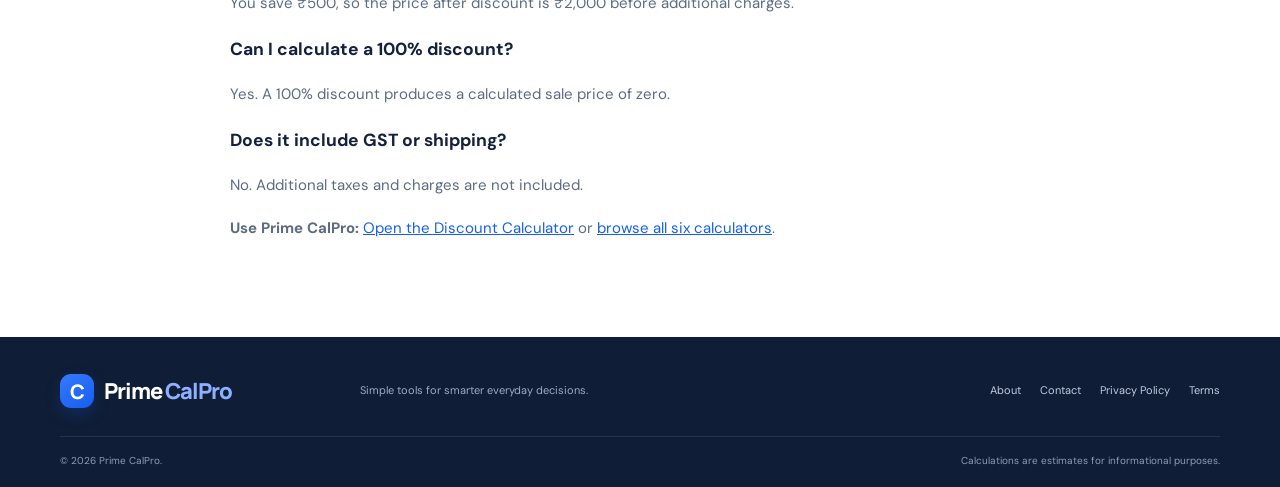
<file: discount-calculator.html>
<!DOCTYPE html>
<html lang="en">
<head>
<meta charset="UTF-8">
<meta name="viewport" content="width=device-width, initial-scale=1">
<meta name="description" content="Calculate the final sale price and amount saved after a percentage discount with Prime CalPro's free discount calculator.">
<meta name="robots" content="index,follow">
<meta property="og:title" content="Free Discount Calculator | Sale Price &amp; Savings | Prime CalPro">
<meta property="og:description" content="Calculate the final sale price and amount saved after a percentage discount with Prime CalPro's free discount calculator.">
<meta property="og:type" content="website">
<meta name="twitter:card" content="summary">
<title>Discount Calculator | Sale Price & Savings | Prime CalPro</title>
<link rel="canonical" href="https://primecalpro.vercel.app/discount-calculator.html">
<link rel="icon" href="favicon.svg" type="image/svg+xml">
<link rel="stylesheet" href="css/style.css">
<script async src="https://www.googletagmanager.com/gtag/js?id=G-G73KL03NPD"></script><script>window.dataLayer=window.dataLayer||[];function gtag(){dataLayer.push(arguments);}gtag('js',new Date());gtag('config','G-G73KL03NPD');</script>
<script async src="https://pagead2.googlesyndication.com/pagead/js/adsbygoogle.js?client=ca-pub-5305765007887137" crossorigin="anonymous"></script>
</head>
<body>
<header class="site-header"><div class="container nav-wrap">
<a class="brand" href="index.html"><span class="brand-mark">C</span><span>Prime <span class="brand-accent">CalPro</span></span></a>
<button class="menu-toggle" id="menuToggle" aria-label="Toggle navigation">☰</button>
<nav class="main-nav" id="mainNav"><a href="index.html#calculators">All calculators</a><a href="about.html">About</a><a href="contact.html">Contact</a></nav>
</div></header>
<section class="page-hero"><div class="container"><div class="eyebrow">FREE ONLINE TOOL</div><h1>Free Discount Calculator</h1><p>Find the price after a percentage discount and see how much you save. Enter the original price and discount rate to calculate an estimated sale price.</p><a class="button button-primary" href="index.html?calculator=discount#calculators">Open Discount Calculator <span aria-hidden="true">→</span></a></div></section>
<main class="container prose">
<section><h2>How discount calculation works</h2><p>The saving is the original price multiplied by the discount percentage and divided by 100. The sale price is the original price minus the saving.</p></section>
<section><h2>How to use this discount calculator</h2><p>Enter the original price in rupees and the discount percentage from 0 to 100. Select Calculate discount to view the final price, amount saved, original price and discount rate.</p></section>
<section><h2>Example calculation</h2><p>For an original price of ₹2,500 and a 20% discount, the saving is ₹500 and the sale price is ₹2,000 before any additional charges.</p></section>
<section><h2>Important limitations</h2><p>The calculator does not include taxes, shipping, handling, coupon stacking, cashback or store-specific conditions. Check the seller's final checkout price and offer terms.</p></section>
<section><h2>How the final price is worked out</h2><p>The discount amount is the original price multiplied by the discount percentage and divided by 100. Subtract that saving from the original price to get the price after discount. The calculator applies one percentage discount to the entered price; it does not automatically apply tax, delivery fees, coupons or other promotions.</p></section>
<section><h2>Compare two offers carefully</h2><p>For a fair comparison, check the same product, quantity and final checkout conditions. A larger advertised discount does not always mean a lower final price if the original prices differ or additional charges apply. Compare the amount payable after all eligible discounts, taxes and delivery charges.</p></section>
<section><h2>Worked example with a different discount</h2><p>For an item priced at ₹1,800 with a 15% discount, the saving is ₹1,800 × 15 ÷ 100 = ₹270. The price after discount is ₹1,800 − ₹270 = ₹1,530, before any applicable taxes or other charges. Check the seller's terms to confirm how the offer is applied.</p></section>
<section><h2>Frequently asked questions</h2>
<h3>How much do I save on ₹2,500 at 20% off?</h3><p>You save ₹500, so the price after discount is ₹2,000 before additional charges.</p>
<h3>Can I calculate a 100% discount?</h3><p>Yes. A 100% discount produces a calculated sale price of zero.</p>
<h3>Does it include GST or shipping?</h3><p>No. Additional taxes and charges are not included.</p>
</section>
<p><strong>Use Prime CalPro:</strong> <a href="index.html?calculator=discount#calculators">Open the Discount Calculator</a> or <a href="index.html#calculators">browse all six calculators</a>.</p>
</main>
<footer class="site-footer"><div class="container footer-top"><a class="brand footer-brand" href="index.html"><span class="brand-mark">C</span><span>Prime <span class="brand-accent">CalPro</span></span></a><p>Simple tools for smarter everyday decisions.</p><nav><a href="about.html">About</a><a href="contact.html">Contact</a><a href="privacy-policy.html">Privacy Policy</a><a href="terms.html">Terms</a></nav></div><div class="container footer-bottom"><span>© <span id="year"></span> Prime CalPro.</span><span>Calculations are estimates for informational purposes.</span></div></footer>
<script src="js/script.js" defer></script>
</body></html>
</file>
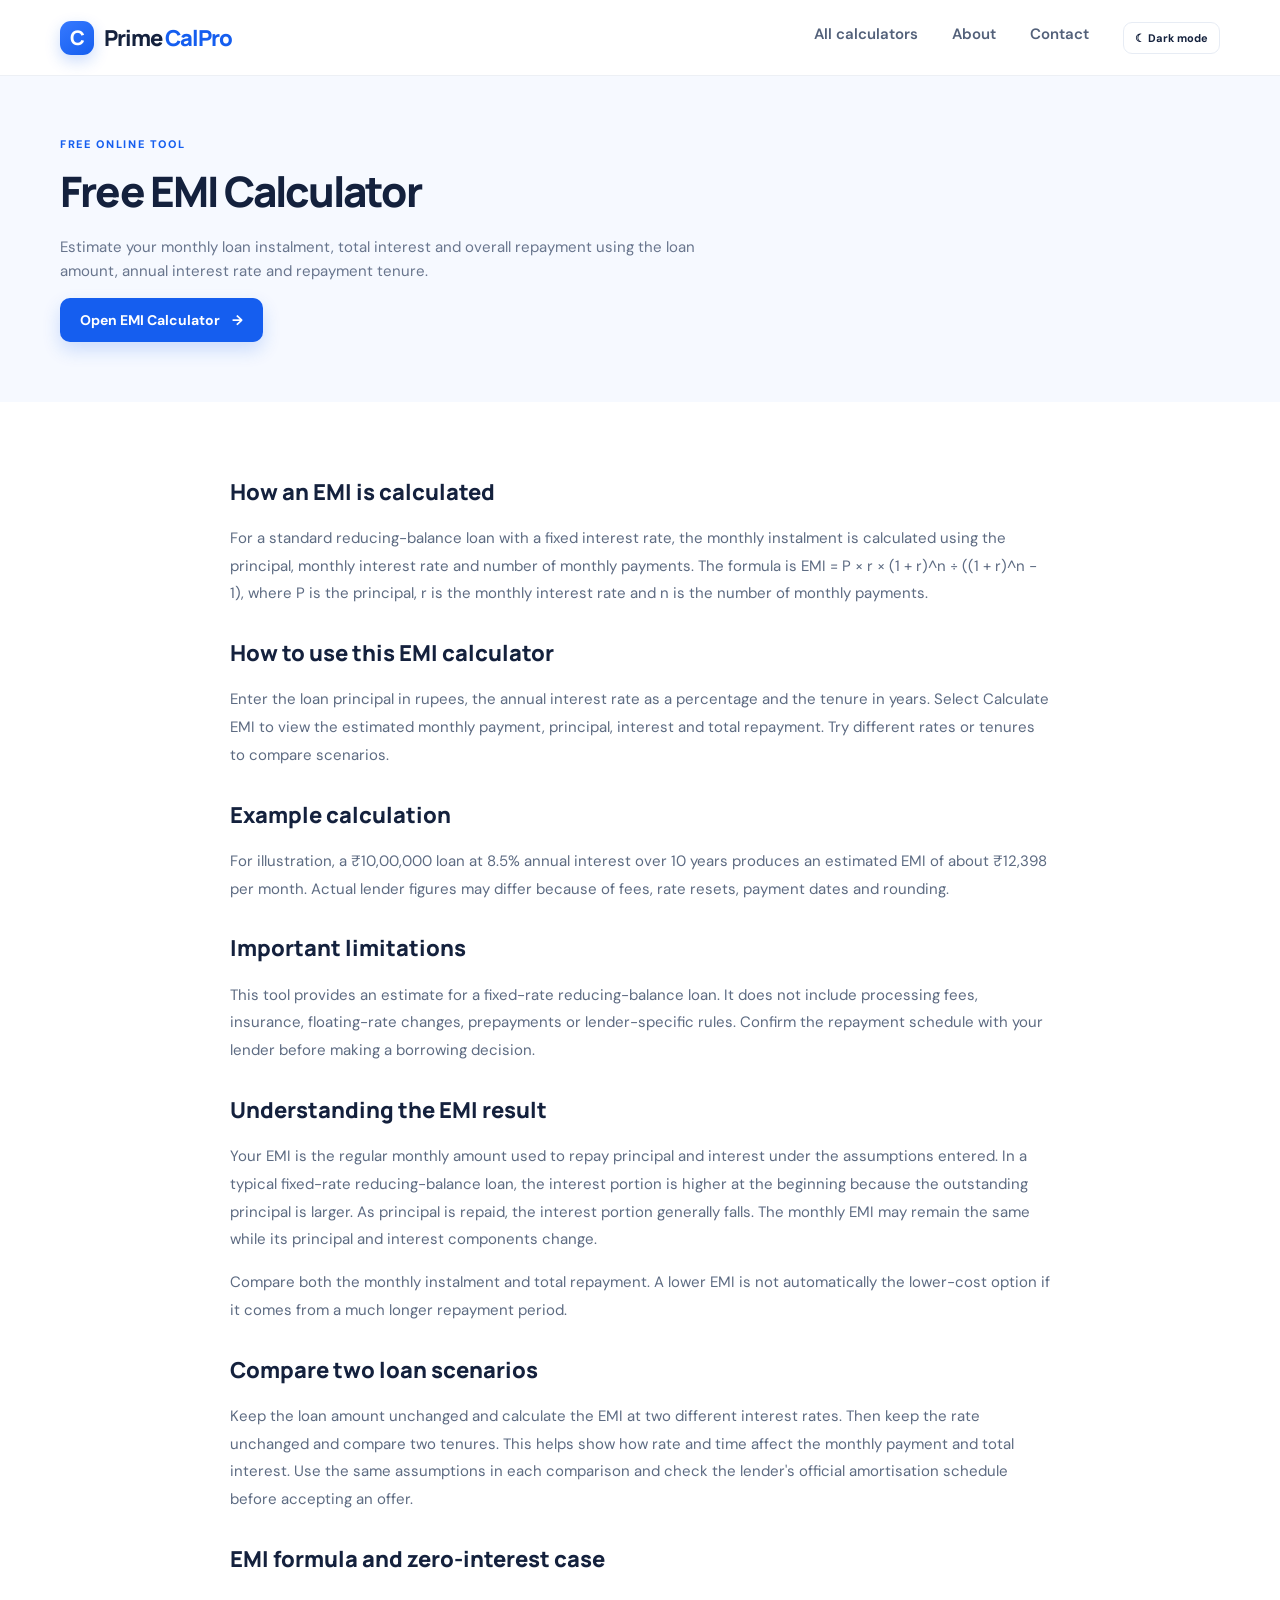
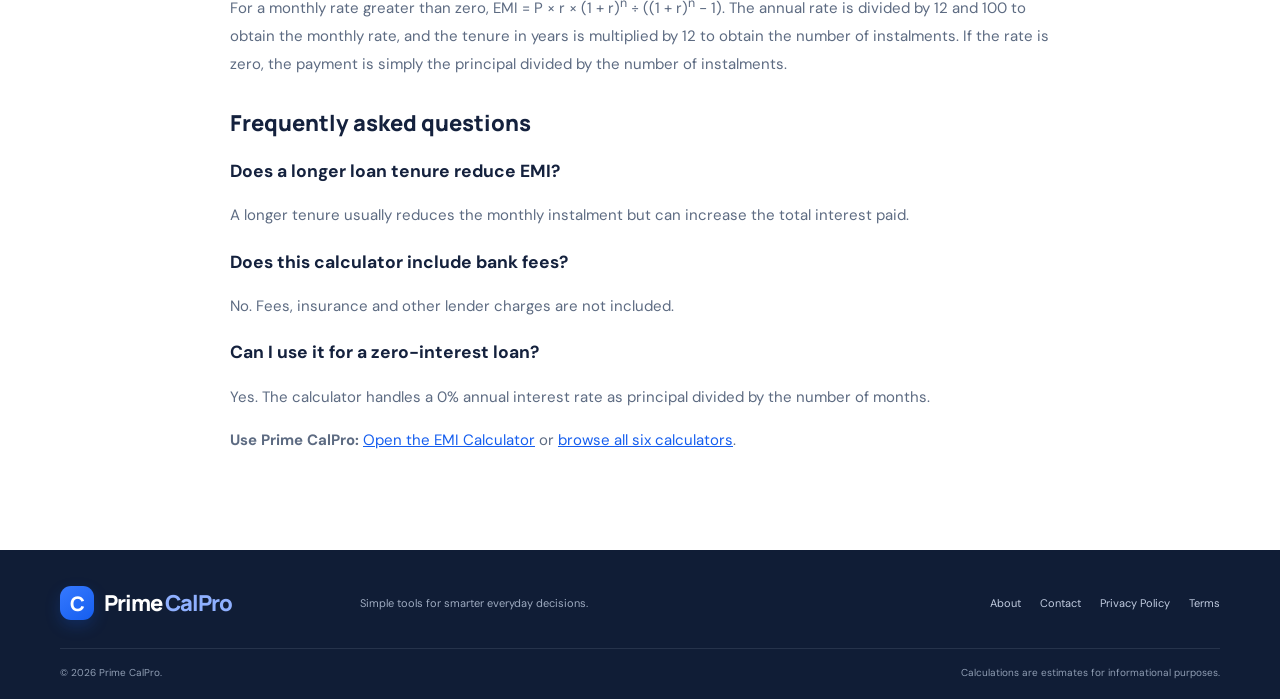
<file: emi-calculator.html>
<!DOCTYPE html>
<html lang="en">
<head>
<meta charset="UTF-8">
<meta name="viewport" content="width=device-width, initial-scale=1">
<meta name="description" content="Calculate estimated monthly loan EMI, total interest and repayment for a home, personal or other loan with Prime CalPro's free EMI calculator.">
<meta name="robots" content="index,follow">
<meta property="og:title" content="Free EMI Calculator | Monthly Loan Payment &amp; Interest | Prime CalPro">
<meta property="og:description" content="Calculate estimated monthly loan EMI, total interest and repayment for a home, personal or other loan with Prime CalPro's free EMI calculator.">
<meta property="og:type" content="website">
<meta name="twitter:card" content="summary">
<title>Free EMI Calculator | Loan EMI | Prime CalPro</title>
<link rel="canonical" href="https://primecalpro.vercel.app/emi-calculator.html">
<link rel="icon" href="favicon.svg" type="image/svg+xml">
<link rel="stylesheet" href="css/style.css">
<script async src="https://www.googletagmanager.com/gtag/js?id=G-G73KL03NPD"></script><script>window.dataLayer=window.dataLayer||[];function gtag(){dataLayer.push(arguments);}gtag('js',new Date());gtag('config','G-G73KL03NPD');</script>
<script async src="https://pagead2.googlesyndication.com/pagead/js/adsbygoogle.js?client=ca-pub-5305765007887137" crossorigin="anonymous"></script>
</head>
<body>
<header class="site-header"><div class="container nav-wrap">
<a class="brand" href="index.html"><span class="brand-mark">C</span><span>Prime <span class="brand-accent">CalPro</span></span></a>
<button class="menu-toggle" id="menuToggle" aria-label="Toggle navigation">☰</button>
<nav class="main-nav" id="mainNav"><a href="index.html#calculators">All calculators</a><a href="about.html">About</a><a href="contact.html">Contact</a></nav>
</div></header>
<section class="page-hero"><div class="container"><div class="eyebrow">FREE ONLINE TOOL</div><h1>Free EMI Calculator</h1><p>Estimate your monthly loan instalment, total interest and overall repayment using the loan amount, annual interest rate and repayment tenure.</p><a class="button button-primary" href="index.html?calculator=emi#calculators">Open EMI Calculator <span aria-hidden="true">→</span></a></div></section>
<main class="container prose">
<section><h2>How an EMI is calculated</h2><p>For a standard reducing-balance loan with a fixed interest rate, the monthly instalment is calculated using the principal, monthly interest rate and number of monthly payments. The formula is EMI = P × r × (1 + r)^n ÷ ((1 + r)^n − 1), where P is the principal, r is the monthly interest rate and n is the number of monthly payments.</p></section>
<section><h2>How to use this EMI calculator</h2><p>Enter the loan principal in rupees, the annual interest rate as a percentage and the tenure in years. Select Calculate EMI to view the estimated monthly payment, principal, interest and total repayment. Try different rates or tenures to compare scenarios.</p></section>
<section><h2>Example calculation</h2><p>For illustration, a ₹10,00,000 loan at 8.5% annual interest over 10 years produces an estimated EMI of about ₹12,398 per month. Actual lender figures may differ because of fees, rate resets, payment dates and rounding.</p></section>
<section><h2>Important limitations</h2><p>This tool provides an estimate for a fixed-rate reducing-balance loan. It does not include processing fees, insurance, floating-rate changes, prepayments or lender-specific rules. Confirm the repayment schedule with your lender before making a borrowing decision.</p></section>
<section><h2>Understanding the EMI result</h2><p>Your EMI is the regular monthly amount used to repay principal and interest under the assumptions entered. In a typical fixed-rate reducing-balance loan, the interest portion is higher at the beginning because the outstanding principal is larger. As principal is repaid, the interest portion generally falls. The monthly EMI may remain the same while its principal and interest components change.</p><p>Compare both the monthly instalment and total repayment. A lower EMI is not automatically the lower-cost option if it comes from a much longer repayment period.</p></section>
<section><h2>Compare two loan scenarios</h2><p>Keep the loan amount unchanged and calculate the EMI at two different interest rates. Then keep the rate unchanged and compare two tenures. This helps show how rate and time affect the monthly payment and total interest. Use the same assumptions in each comparison and check the lender's official amortisation schedule before accepting an offer.</p></section>
<section><h2>EMI formula and zero-interest case</h2><p>For a monthly rate greater than zero, EMI = P × r × (1 + r)<sup>n</sup> ÷ ((1 + r)<sup>n</sup> − 1). The annual rate is divided by 12 and 100 to obtain the monthly rate, and the tenure in years is multiplied by 12 to obtain the number of instalments. If the rate is zero, the payment is simply the principal divided by the number of instalments.</p></section>
<section><h2>Frequently asked questions</h2>
<h3>Does a longer loan tenure reduce EMI?</h3><p>A longer tenure usually reduces the monthly instalment but can increase the total interest paid.</p>
<h3>Does this calculator include bank fees?</h3><p>No. Fees, insurance and other lender charges are not included.</p>
<h3>Can I use it for a zero-interest loan?</h3><p>Yes. The calculator handles a 0% annual interest rate as principal divided by the number of months.</p>
</section>
<p><strong>Use Prime CalPro:</strong> <a href="index.html?calculator=emi#calculators">Open the EMI Calculator</a> or <a href="index.html#calculators">browse all six calculators</a>.</p>
</main>
<footer class="site-footer"><div class="container footer-top"><a class="brand footer-brand" href="index.html"><span class="brand-mark">C</span><span>Prime <span class="brand-accent">CalPro</span></span></a><p>Simple tools for smarter everyday decisions.</p><nav><a href="about.html">About</a><a href="contact.html">Contact</a><a href="privacy-policy.html">Privacy Policy</a><a href="terms.html">Terms</a></nav></div><div class="container footer-bottom"><span>© <span id="year"></span> Prime CalPro.</span><span>Calculations are estimates for informational purposes.</span></div></footer>
<script src="js/script.js" defer></script>
</body></html>
</file>
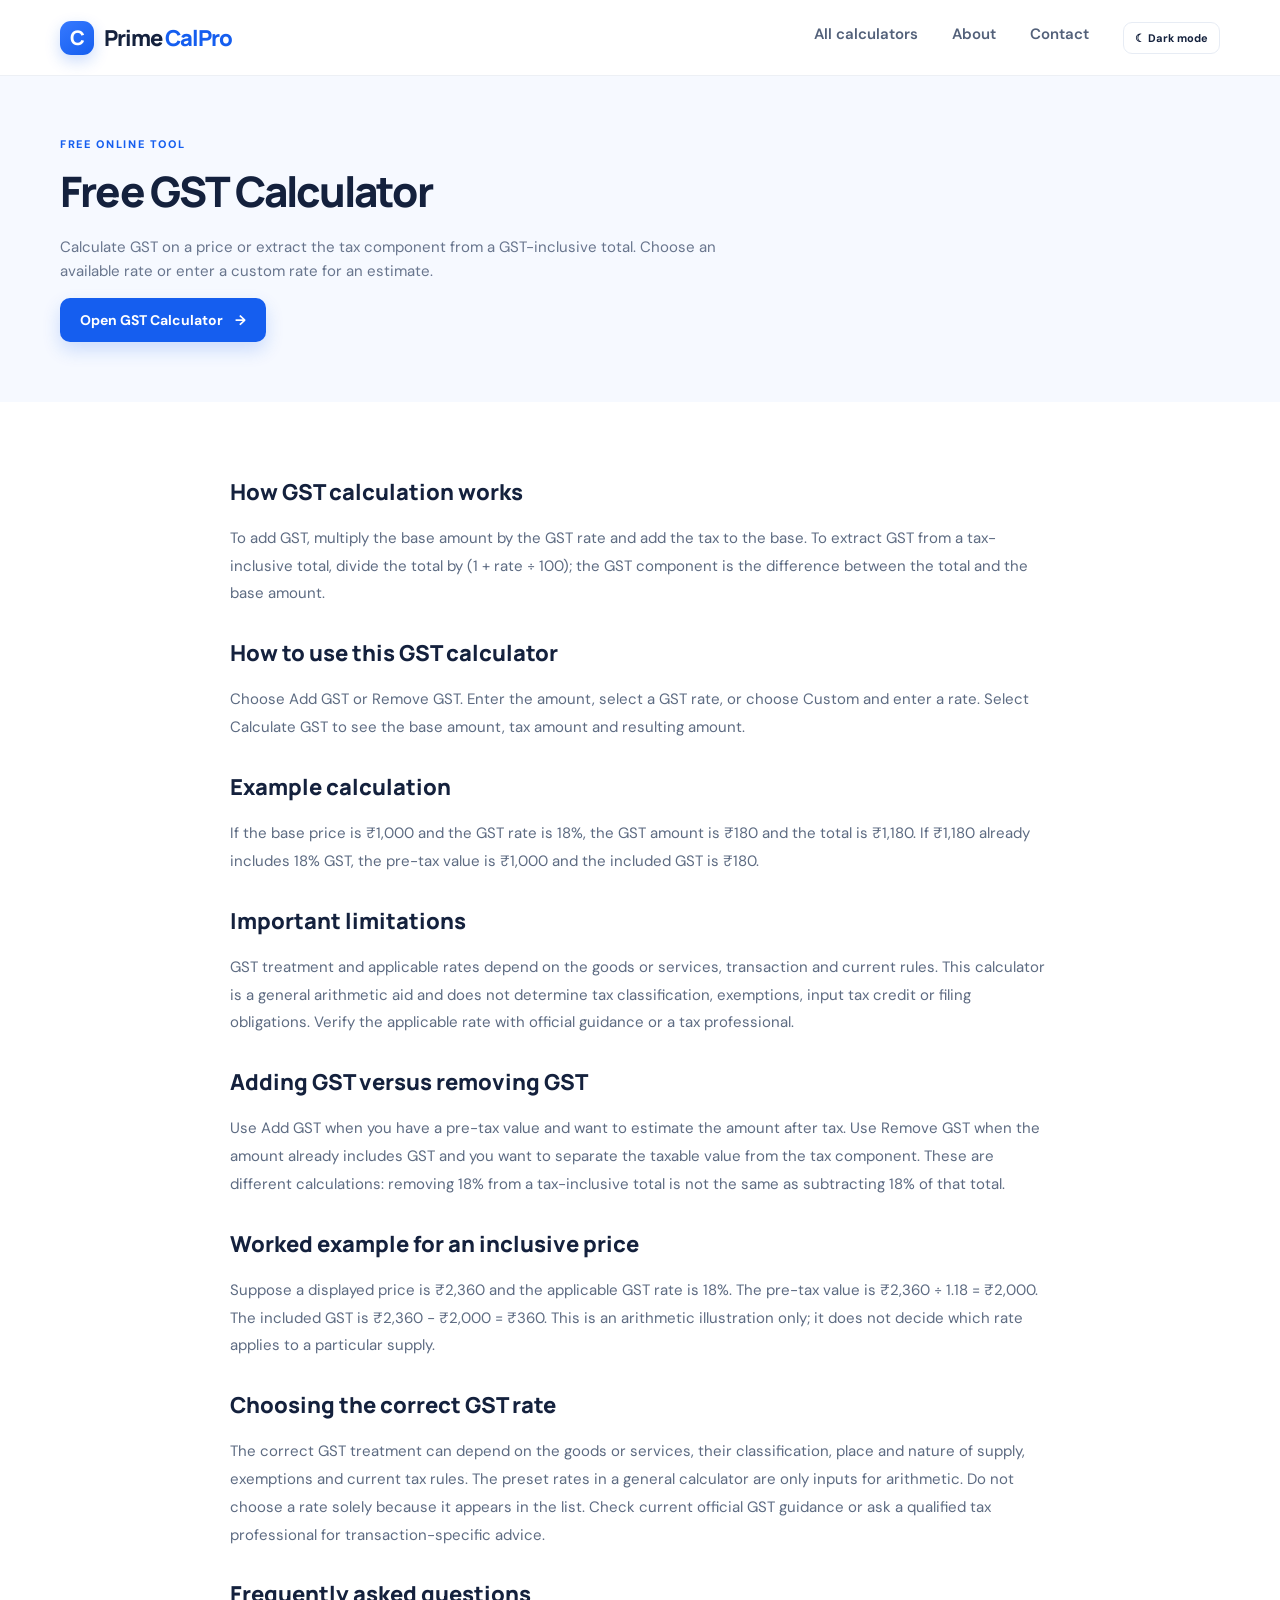
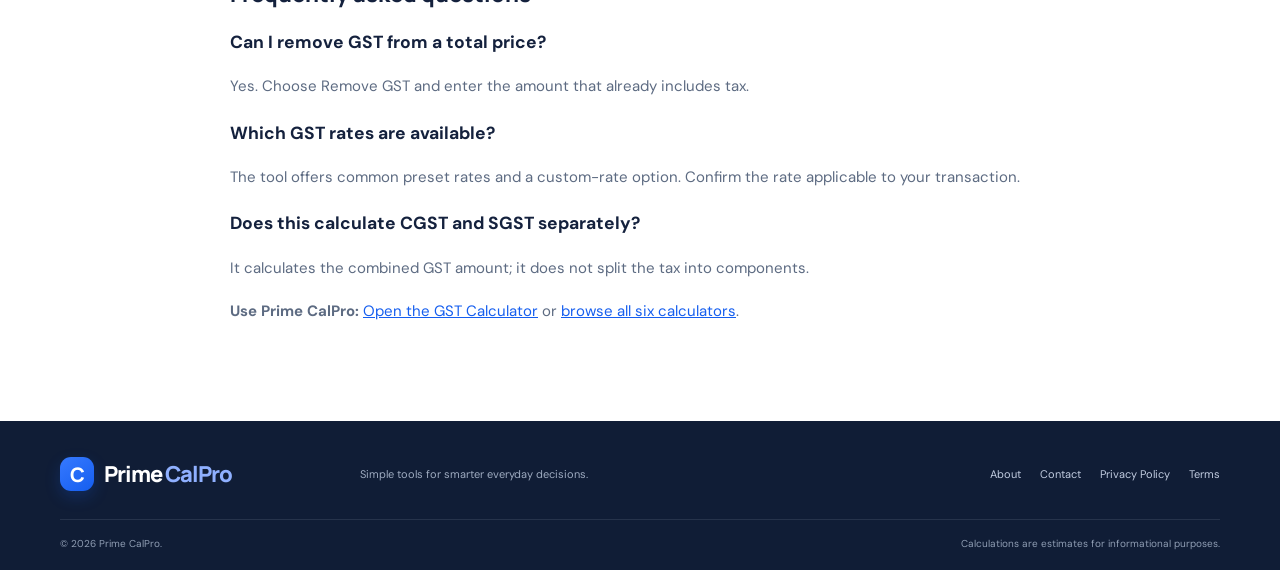
<file: gst-calculator.html>
<!DOCTYPE html>
<html lang="en">
<head>
<meta charset="UTF-8">
<meta name="viewport" content="width=device-width, initial-scale=1">
<meta name="description" content="Use Prime CalPro's free GST calculator to add GST to a base price or find the GST included in a tax-inclusive amount.">
<meta name="robots" content="index,follow">
<meta property="og:title" content="Free GST Calculator | Add or Remove GST Online | Prime CalPro">
<meta property="og:description" content="Use Prime CalPro's free GST calculator to add GST to a base price or find the GST included in a tax-inclusive amount.">
<meta property="og:type" content="website">
<meta name="twitter:card" content="summary">
<title>GST Calculator | Add or Remove GST | Prime CalPro</title>
<link rel="canonical" href="https://primecalpro.vercel.app/gst-calculator.html">
<link rel="icon" href="favicon.svg" type="image/svg+xml">
<link rel="stylesheet" href="css/style.css">
<script async src="https://www.googletagmanager.com/gtag/js?id=G-G73KL03NPD"></script><script>window.dataLayer=window.dataLayer||[];function gtag(){dataLayer.push(arguments);}gtag('js',new Date());gtag('config','G-G73KL03NPD');</script>
<script async src="https://pagead2.googlesyndication.com/pagead/js/adsbygoogle.js?client=ca-pub-5305765007887137" crossorigin="anonymous"></script>
</head>
<body>
<header class="site-header"><div class="container nav-wrap">
<a class="brand" href="index.html"><span class="brand-mark">C</span><span>Prime <span class="brand-accent">CalPro</span></span></a>
<button class="menu-toggle" id="menuToggle" aria-label="Toggle navigation">☰</button>
<nav class="main-nav" id="mainNav"><a href="index.html#calculators">All calculators</a><a href="about.html">About</a><a href="contact.html">Contact</a></nav>
</div></header>
<section class="page-hero"><div class="container"><div class="eyebrow">FREE ONLINE TOOL</div><h1>Free GST Calculator</h1><p>Calculate GST on a price or extract the tax component from a GST-inclusive total. Choose an available rate or enter a custom rate for an estimate.</p><a class="button button-primary" href="index.html?calculator=gst#calculators">Open GST Calculator <span aria-hidden="true">→</span></a></div></section>
<main class="container prose">
<section><h2>How GST calculation works</h2><p>To add GST, multiply the base amount by the GST rate and add the tax to the base. To extract GST from a tax-inclusive total, divide the total by (1 + rate ÷ 100); the GST component is the difference between the total and the base amount.</p></section>
<section><h2>How to use this GST calculator</h2><p>Choose Add GST or Remove GST. Enter the amount, select a GST rate, or choose Custom and enter a rate. Select Calculate GST to see the base amount, tax amount and resulting amount.</p></section>
<section><h2>Example calculation</h2><p>If the base price is ₹1,000 and the GST rate is 18%, the GST amount is ₹180 and the total is ₹1,180. If ₹1,180 already includes 18% GST, the pre-tax value is ₹1,000 and the included GST is ₹180.</p></section>
<section><h2>Important limitations</h2><p>GST treatment and applicable rates depend on the goods or services, transaction and current rules. This calculator is a general arithmetic aid and does not determine tax classification, exemptions, input tax credit or filing obligations. Verify the applicable rate with official guidance or a tax professional.</p></section>
<section><h2>Adding GST versus removing GST</h2><p>Use Add GST when you have a pre-tax value and want to estimate the amount after tax. Use Remove GST when the amount already includes GST and you want to separate the taxable value from the tax component. These are different calculations: removing 18% from a tax-inclusive total is not the same as subtracting 18% of that total.</p></section>
<section><h2>Worked example for an inclusive price</h2><p>Suppose a displayed price is ₹2,360 and the applicable GST rate is 18%. The pre-tax value is ₹2,360 ÷ 1.18 = ₹2,000. The included GST is ₹2,360 − ₹2,000 = ₹360. This is an arithmetic illustration only; it does not decide which rate applies to a particular supply.</p></section>
<section><h2>Choosing the correct GST rate</h2><p>The correct GST treatment can depend on the goods or services, their classification, place and nature of supply, exemptions and current tax rules. The preset rates in a general calculator are only inputs for arithmetic. Do not choose a rate solely because it appears in the list. Check current official GST guidance or ask a qualified tax professional for transaction-specific advice.</p></section>
<section><h2>Frequently asked questions</h2>
<h3>Can I remove GST from a total price?</h3><p>Yes. Choose Remove GST and enter the amount that already includes tax.</p>
<h3>Which GST rates are available?</h3><p>The tool offers common preset rates and a custom-rate option. Confirm the rate applicable to your transaction.</p>
<h3>Does this calculate CGST and SGST separately?</h3><p>It calculates the combined GST amount; it does not split the tax into components.</p>
</section>
<p><strong>Use Prime CalPro:</strong> <a href="index.html?calculator=gst#calculators">Open the GST Calculator</a> or <a href="index.html#calculators">browse all six calculators</a>.</p>
</main>
<footer class="site-footer"><div class="container footer-top"><a class="brand footer-brand" href="index.html"><span class="brand-mark">C</span><span>Prime <span class="brand-accent">CalPro</span></span></a><p>Simple tools for smarter everyday decisions.</p><nav><a href="about.html">About</a><a href="contact.html">Contact</a><a href="privacy-policy.html">Privacy Policy</a><a href="terms.html">Terms</a></nav></div><div class="container footer-bottom"><span>© <span id="year"></span> Prime CalPro.</span><span>Calculations are estimates for informational purposes.</span></div></footer>
<script src="js/script.js" defer></script>
</body></html>
</file>
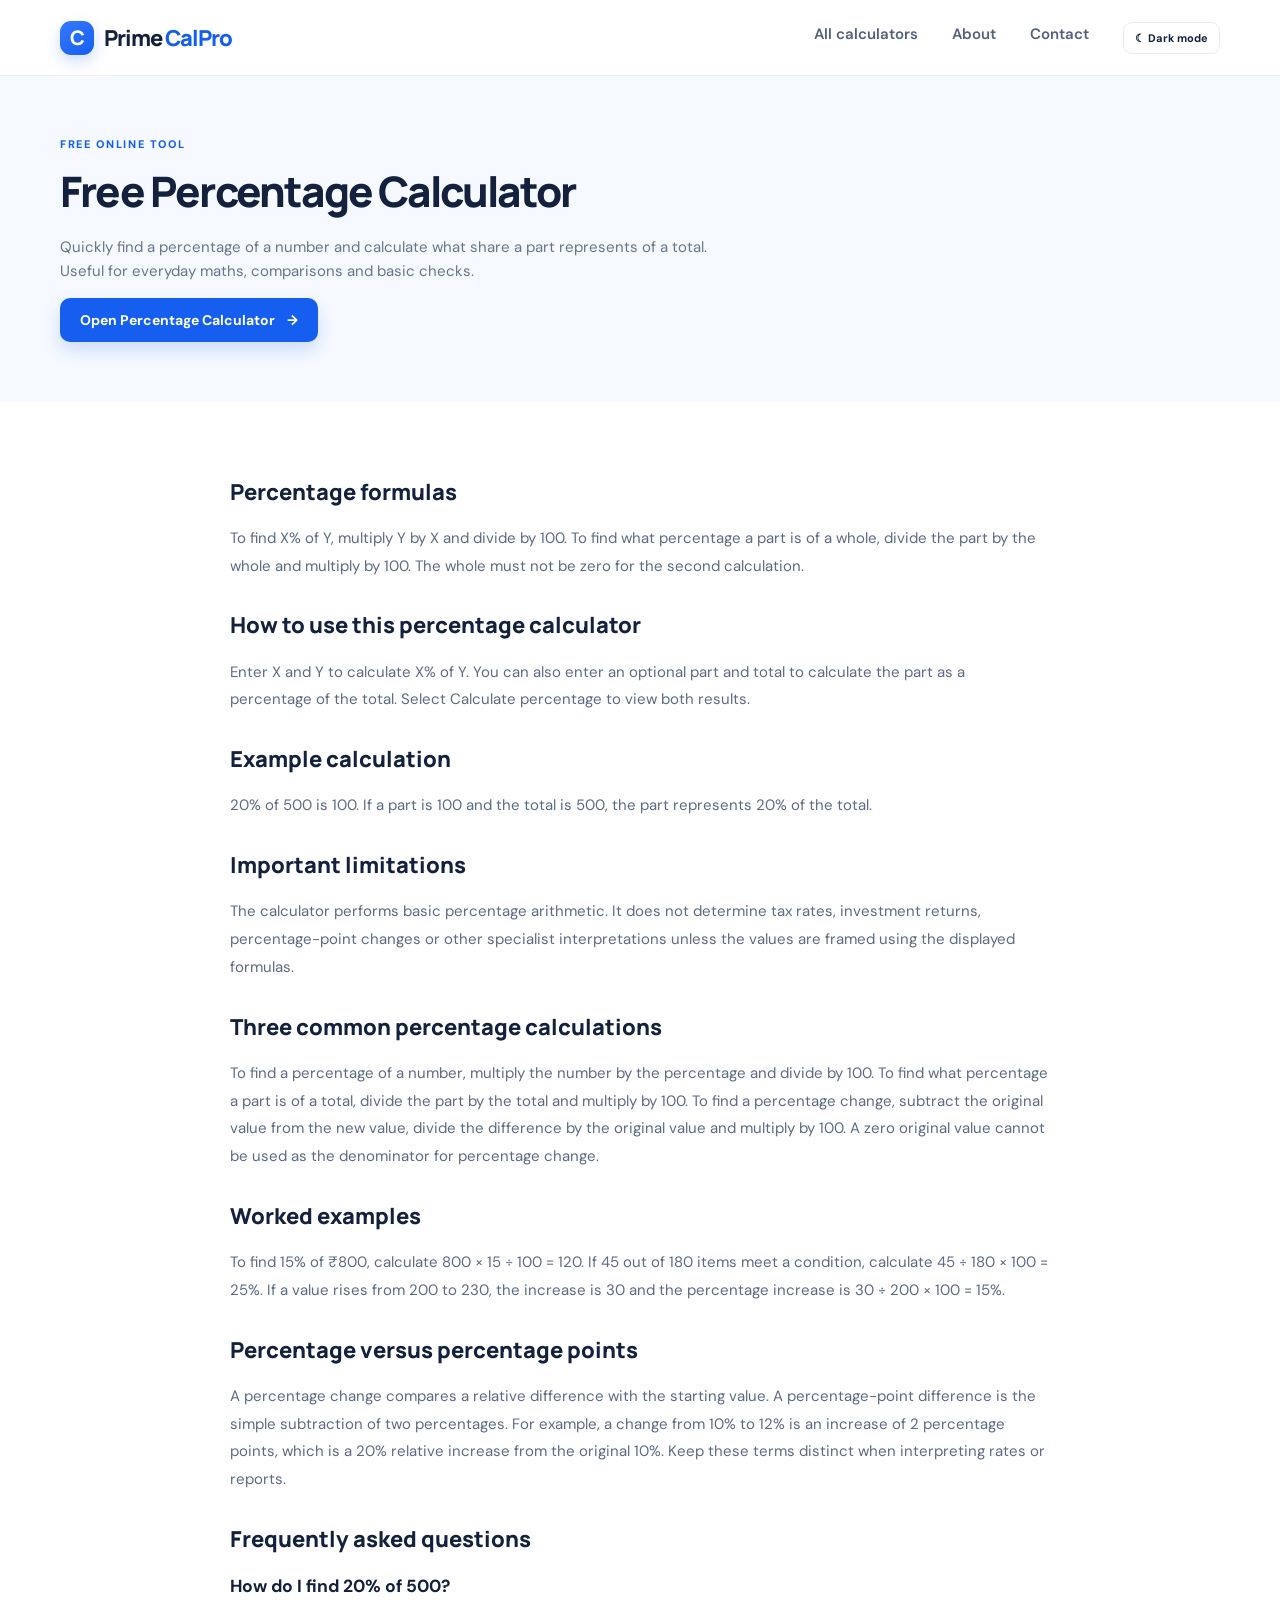
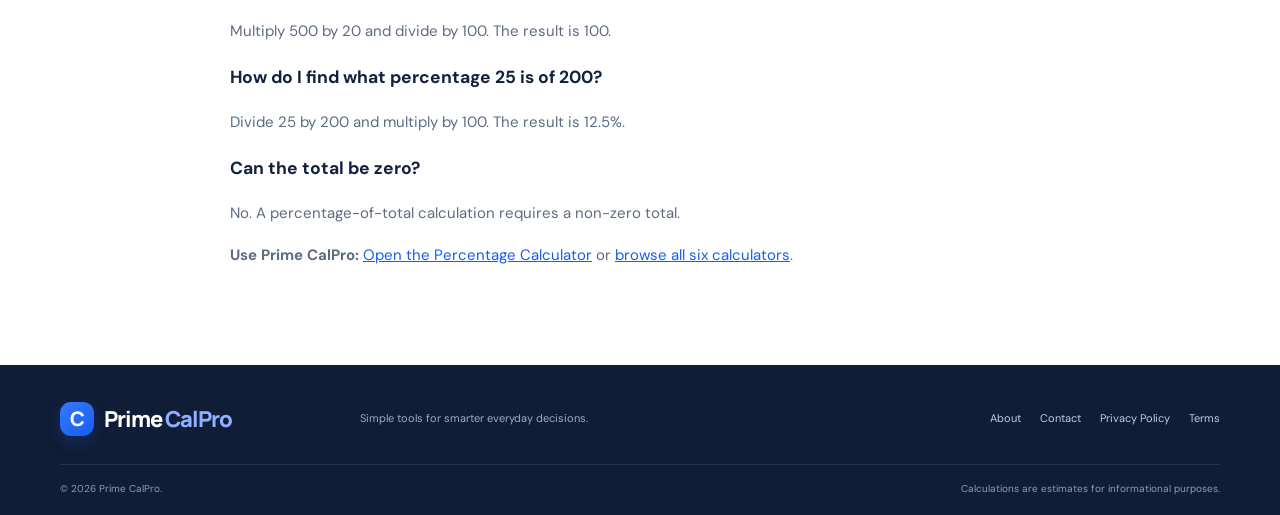
<file: percentage-calculator.html>
<!DOCTYPE html>
<html lang="en">
<head>
<meta charset="UTF-8">
<meta name="viewport" content="width=device-width, initial-scale=1">
<meta name="description" content="Calculate what percentage one number is of another or find a percentage of a value with Prime CalPro's free percentage calculator.">
<meta name="robots" content="index,follow">
<meta property="og:title" content="Free Percentage Calculator | Find Percent of a Number | Prime CalPro">
<meta property="og:description" content="Calculate what percentage one number is of another or find a percentage of a value with Prime CalPro's free percentage calculator.">
<meta property="og:type" content="website">
<meta name="twitter:card" content="summary">
<title>Percentage Calculator | Prime CalPro</title>
<link rel="canonical" href="https://primecalpro.vercel.app/percentage-calculator.html">
<link rel="icon" href="favicon.svg" type="image/svg+xml">
<link rel="stylesheet" href="css/style.css">
<script async src="https://www.googletagmanager.com/gtag/js?id=G-G73KL03NPD"></script><script>window.dataLayer=window.dataLayer||[];function gtag(){dataLayer.push(arguments);}gtag('js',new Date());gtag('config','G-G73KL03NPD');</script>
<script async src="https://pagead2.googlesyndication.com/pagead/js/adsbygoogle.js?client=ca-pub-5305765007887137" crossorigin="anonymous"></script>
</head>
<body>
<header class="site-header"><div class="container nav-wrap">
<a class="brand" href="index.html"><span class="brand-mark">C</span><span>Prime <span class="brand-accent">CalPro</span></span></a>
<button class="menu-toggle" id="menuToggle" aria-label="Toggle navigation">☰</button>
<nav class="main-nav" id="mainNav"><a href="index.html#calculators">All calculators</a><a href="about.html">About</a><a href="contact.html">Contact</a></nav>
</div></header>
<section class="page-hero"><div class="container"><div class="eyebrow">FREE ONLINE TOOL</div><h1>Free Percentage Calculator</h1><p>Quickly find a percentage of a number and calculate what share a part represents of a total. Useful for everyday maths, comparisons and basic checks.</p><a class="button button-primary" href="index.html?calculator=percentage#calculators">Open Percentage Calculator <span aria-hidden="true">→</span></a></div></section>
<main class="container prose">
<section><h2>Percentage formulas</h2><p>To find X% of Y, multiply Y by X and divide by 100. To find what percentage a part is of a whole, divide the part by the whole and multiply by 100. The whole must not be zero for the second calculation.</p></section>
<section><h2>How to use this percentage calculator</h2><p>Enter X and Y to calculate X% of Y. You can also enter an optional part and total to calculate the part as a percentage of the total. Select Calculate percentage to view both results.</p></section>
<section><h2>Example calculation</h2><p>20% of 500 is 100. If a part is 100 and the total is 500, the part represents 20% of the total.</p></section>
<section><h2>Important limitations</h2><p>The calculator performs basic percentage arithmetic. It does not determine tax rates, investment returns, percentage-point changes or other specialist interpretations unless the values are framed using the displayed formulas.</p></section>
<section><h2>Three common percentage calculations</h2><p>To find a percentage of a number, multiply the number by the percentage and divide by 100. To find what percentage a part is of a total, divide the part by the total and multiply by 100. To find a percentage change, subtract the original value from the new value, divide the difference by the original value and multiply by 100. A zero original value cannot be used as the denominator for percentage change.</p></section>
<section><h2>Worked examples</h2><p>To find 15% of ₹800, calculate 800 × 15 ÷ 100 = 120. If 45 out of 180 items meet a condition, calculate 45 ÷ 180 × 100 = 25%. If a value rises from 200 to 230, the increase is 30 and the percentage increase is 30 ÷ 200 × 100 = 15%.</p></section>
<section><h2>Percentage versus percentage points</h2><p>A percentage change compares a relative difference with the starting value. A percentage-point difference is the simple subtraction of two percentages. For example, a change from 10% to 12% is an increase of 2 percentage points, which is a 20% relative increase from the original 10%. Keep these terms distinct when interpreting rates or reports.</p></section>
<section><h2>Frequently asked questions</h2>
<h3>How do I find 20% of 500?</h3><p>Multiply 500 by 20 and divide by 100. The result is 100.</p>
<h3>How do I find what percentage 25 is of 200?</h3><p>Divide 25 by 200 and multiply by 100. The result is 12.5%.</p>
<h3>Can the total be zero?</h3><p>No. A percentage-of-total calculation requires a non-zero total.</p>
</section>
<p><strong>Use Prime CalPro:</strong> <a href="index.html?calculator=percentage#calculators">Open the Percentage Calculator</a> or <a href="index.html#calculators">browse all six calculators</a>.</p>
</main>
<footer class="site-footer"><div class="container footer-top"><a class="brand footer-brand" href="index.html"><span class="brand-mark">C</span><span>Prime <span class="brand-accent">CalPro</span></span></a><p>Simple tools for smarter everyday decisions.</p><nav><a href="about.html">About</a><a href="contact.html">Contact</a><a href="privacy-policy.html">Privacy Policy</a><a href="terms.html">Terms</a></nav></div><div class="container footer-bottom"><span>© <span id="year"></span> Prime CalPro.</span><span>Calculations are estimates for informational purposes.</span></div></footer>
<script src="js/script.js" defer></script>
</body></html>
</file>
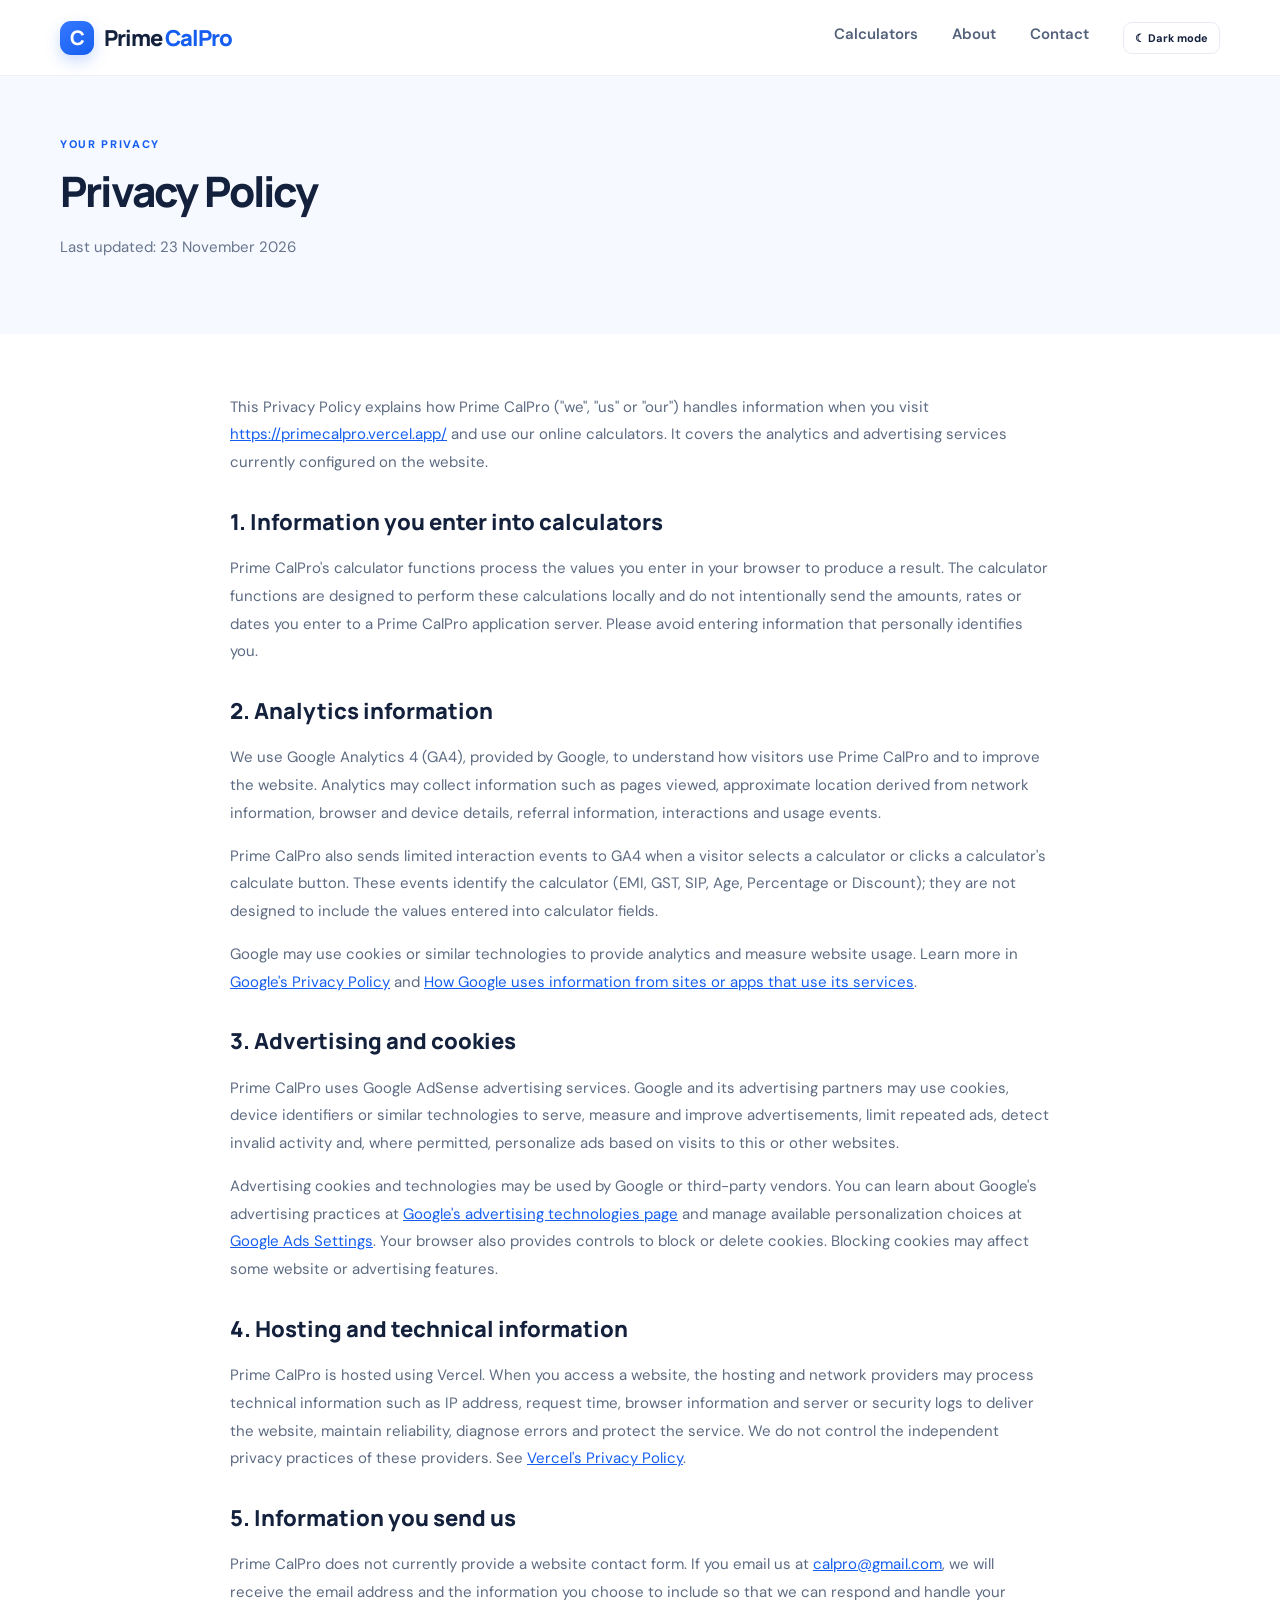
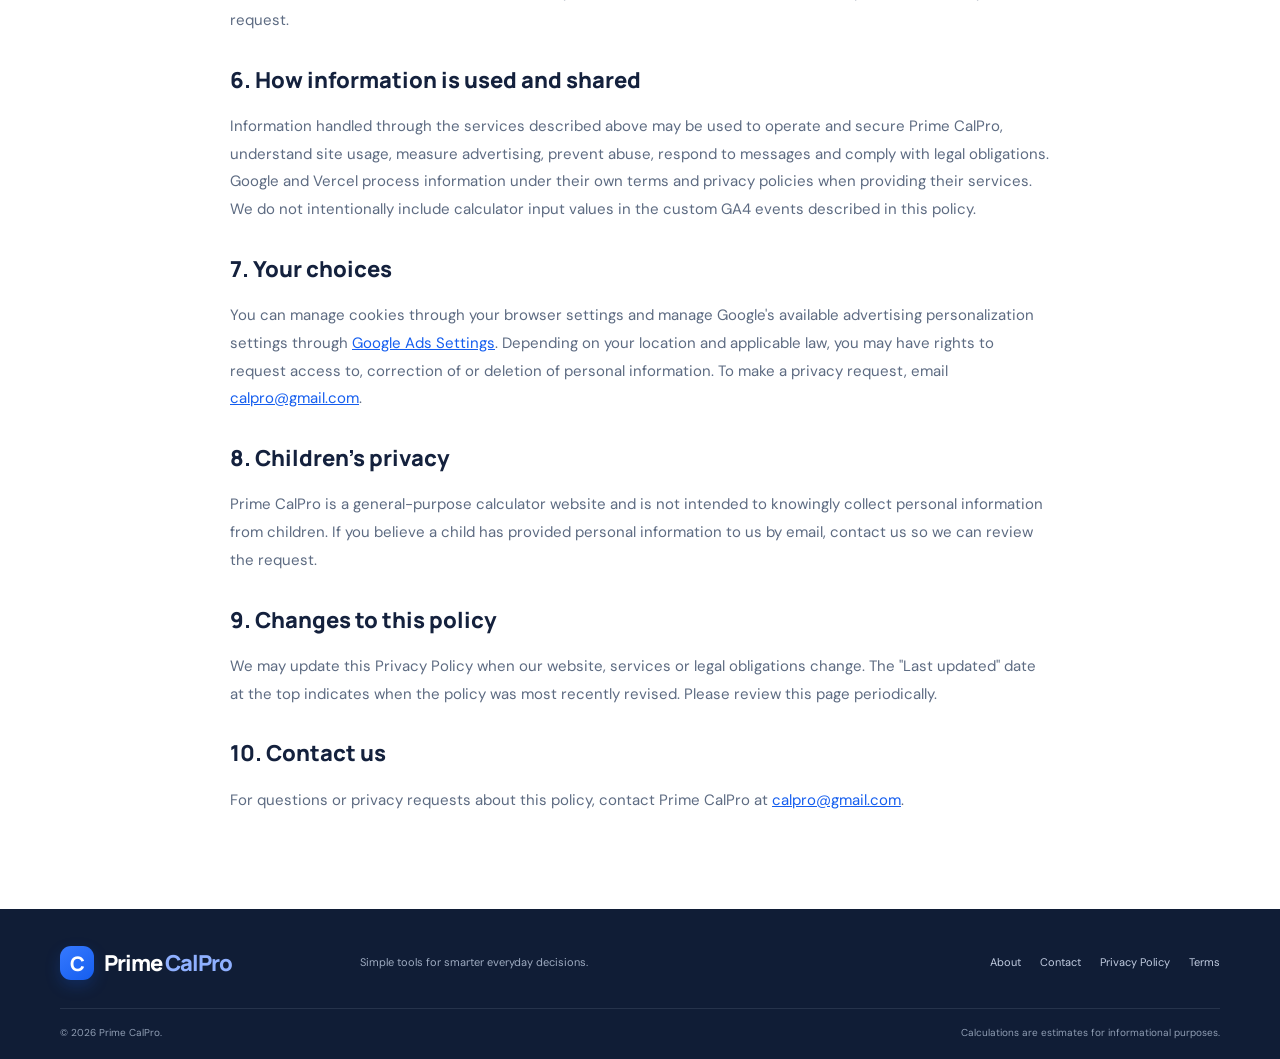
<file: privacy-policy.html>
<!DOCTYPE html>
<html lang="en">
<head>
  <!-- Google tag (gtag.js) - Prime CalPro GA4 -->
  <script async src="https://www.googletagmanager.com/gtag/js?id=G-G73KL03NPD"></script>
  <script>
    window.dataLayer = window.dataLayer || [];
    function gtag(){dataLayer.push(arguments);}
    gtag('js', new Date());
    gtag('config', 'G-G73KL03NPD');
  </script>
  

  <meta charset="UTF-8">
  <meta name="viewport" content="width=device-width, initial-scale=1">
  <meta name="description" content="Read how Prime CalPro uses Google Analytics, Google AdSense cookies and hosting services, and how to manage your privacy choices.">
<meta property="og:title" content="Prime CalPro Privacy Policy | Prime CalPro">
<meta property="og:description" content="Read how Prime CalPro uses Google Analytics, Google AdSense cookies and hosting services, and how to manage your privacy choices.">
<meta property="og:type" content="website">
<meta name="twitter:card" content="summary">
<meta name="twitter:title" content="Prime CalPro Privacy Policy | Prime CalPro">
<meta name="twitter:description" content="Read how Prime CalPro uses Google Analytics, Google AdSense cookies and hosting services, and how to manage your privacy choices.">

  <title>Privacy Policy | Prime CalPro</title>
  <link rel="icon" href="favicon.svg" type="image/svg+xml">
  <link rel="stylesheet" href="css/style.css">
  <link rel="canonical" href="https://primecalpro.vercel.app/privacy-policy.html">
</head>
<body>
<header class="site-header">
  <div class="container nav-wrap">
    <a class="brand" href="index.html"><span class="brand-mark">C</span><span>Prime <span class="brand-accent">CalPro</span></span></a>
    <button class="menu-toggle" id="menuToggle" aria-label="Toggle navigation">☰</button>
    <nav class="main-nav" id="mainNav">
      <a href="index.html#calculators">Calculators</a><a href="about.html">About</a><a href="contact.html">Contact</a>
    </nav>
  </div>
</header>

<section class="page-hero"><div class="container"><div class="eyebrow">YOUR PRIVACY</div><h1>Privacy Policy</h1><p>Last updated: 23 November 2026</p></div></section>

<main class="container prose">
  <p>This Privacy Policy explains how Prime CalPro ("we", "us" or "our") handles information when you visit <a href="https://primecalpro.vercel.app/">https://primecalpro.vercel.app/</a> and use our online calculators. It covers the analytics and advertising services currently configured on the website.</p>

  <h2>1. Information you enter into calculators</h2>
  <p>Prime CalPro's calculator functions process the values you enter in your browser to produce a result. The calculator functions are designed to perform these calculations locally and do not intentionally send the amounts, rates or dates you enter to a Prime CalPro application server. Please avoid entering information that personally identifies you.</p>

  <h2>2. Analytics information</h2>
  <p>We use Google Analytics 4 (GA4), provided by Google, to understand how visitors use Prime CalPro and to improve the website. Analytics may collect information such as pages viewed, approximate location derived from network information, browser and device details, referral information, interactions and usage events.</p>
  <p>Prime CalPro also sends limited interaction events to GA4 when a visitor selects a calculator or clicks a calculator's calculate button. These events identify the calculator (EMI, GST, SIP, Age, Percentage or Discount); they are not designed to include the values entered into calculator fields.</p>
  <p>Google may use cookies or similar technologies to provide analytics and measure website usage. Learn more in <a href="https://policies.google.com/privacy" target="_blank" rel="noopener noreferrer">Google's Privacy Policy</a> and <a href="https://support.google.com/analytics/answer/6004245" target="_blank" rel="noopener noreferrer">How Google uses information from sites or apps that use its services</a>.</p>

  <h2>3. Advertising and cookies</h2>
  <p>Prime CalPro uses Google AdSense advertising services. Google and its advertising partners may use cookies, device identifiers or similar technologies to serve, measure and improve advertisements, limit repeated ads, detect invalid activity and, where permitted, personalize ads based on visits to this or other websites.</p>
  <p>Advertising cookies and technologies may be used by Google or third-party vendors. You can learn about Google's advertising practices at <a href="https://policies.google.com/technologies/ads" target="_blank" rel="noopener noreferrer">Google's advertising technologies page</a> and manage available personalization choices at <a href="https://adssettings.google.com/" target="_blank" rel="noopener noreferrer">Google Ads Settings</a>. Your browser also provides controls to block or delete cookies. Blocking cookies may affect some website or advertising features.</p>

  <h2>4. Hosting and technical information</h2>
  <p>Prime CalPro is hosted using Vercel. When you access a website, the hosting and network providers may process technical information such as IP address, request time, browser information and server or security logs to deliver the website, maintain reliability, diagnose errors and protect the service. We do not control the independent privacy practices of these providers. See <a href="https://vercel.com/legal/privacy-policy" target="_blank" rel="noopener noreferrer">Vercel's Privacy Policy</a>.</p>

  <h2>5. Information you send us</h2>
  <p>Prime CalPro does not currently provide a website contact form. If you email us at <a href="mailto:calpro@gmail.com">calpro@gmail.com</a>, we will receive the email address and the information you choose to include so that we can respond and handle your request.</p>

  <h2>6. How information is used and shared</h2>
  <p>Information handled through the services described above may be used to operate and secure Prime CalPro, understand site usage, measure advertising, prevent abuse, respond to messages and comply with legal obligations. Google and Vercel process information under their own terms and privacy policies when providing their services. We do not intentionally include calculator input values in the custom GA4 events described in this policy.</p>

  <h2>7. Your choices</h2>
  <p>You can manage cookies through your browser settings and manage Google's available advertising personalization settings through <a href="https://adssettings.google.com/" target="_blank" rel="noopener noreferrer">Google Ads Settings</a>. Depending on your location and applicable law, you may have rights to request access to, correction of or deletion of personal information. To make a privacy request, email <a href="mailto:calpro@gmail.com">calpro@gmail.com</a>.</p>

  <h2>8. Children's privacy</h2>
  <p>Prime CalPro is a general-purpose calculator website and is not intended to knowingly collect personal information from children. If you believe a child has provided personal information to us by email, contact us so we can review the request.</p>

  <h2>9. Changes to this policy</h2>
  <p>We may update this Privacy Policy when our website, services or legal obligations change. The "Last updated" date at the top indicates when the policy was most recently revised. Please review this page periodically.</p>

  <h2>10. Contact us</h2>
  <p>For questions or privacy requests about this policy, contact Prime CalPro at <a href="mailto:calpro@gmail.com">calpro@gmail.com</a>.</p>
</main>

<footer class="site-footer">
  <div class="container footer-top">
    <a class="brand footer-brand" href="index.html"><span class="brand-mark">C</span><span>Prime <span class="brand-accent">CalPro</span></span></a>
    <p>Simple tools for smarter everyday decisions.</p>
    <nav><a href="about.html">About</a><a href="contact.html">Contact</a><a href="privacy-policy.html">Privacy Policy</a><a href="terms.html">Terms</a></nav>
  </div>
  <div class="container footer-bottom"><span>© <span id="year"></span> Prime CalPro.</span><span>Calculations are estimates for informational purposes.</span></div>
</footer>
<script src="js/script.js" defer></script>
</body>
</html>
</file>
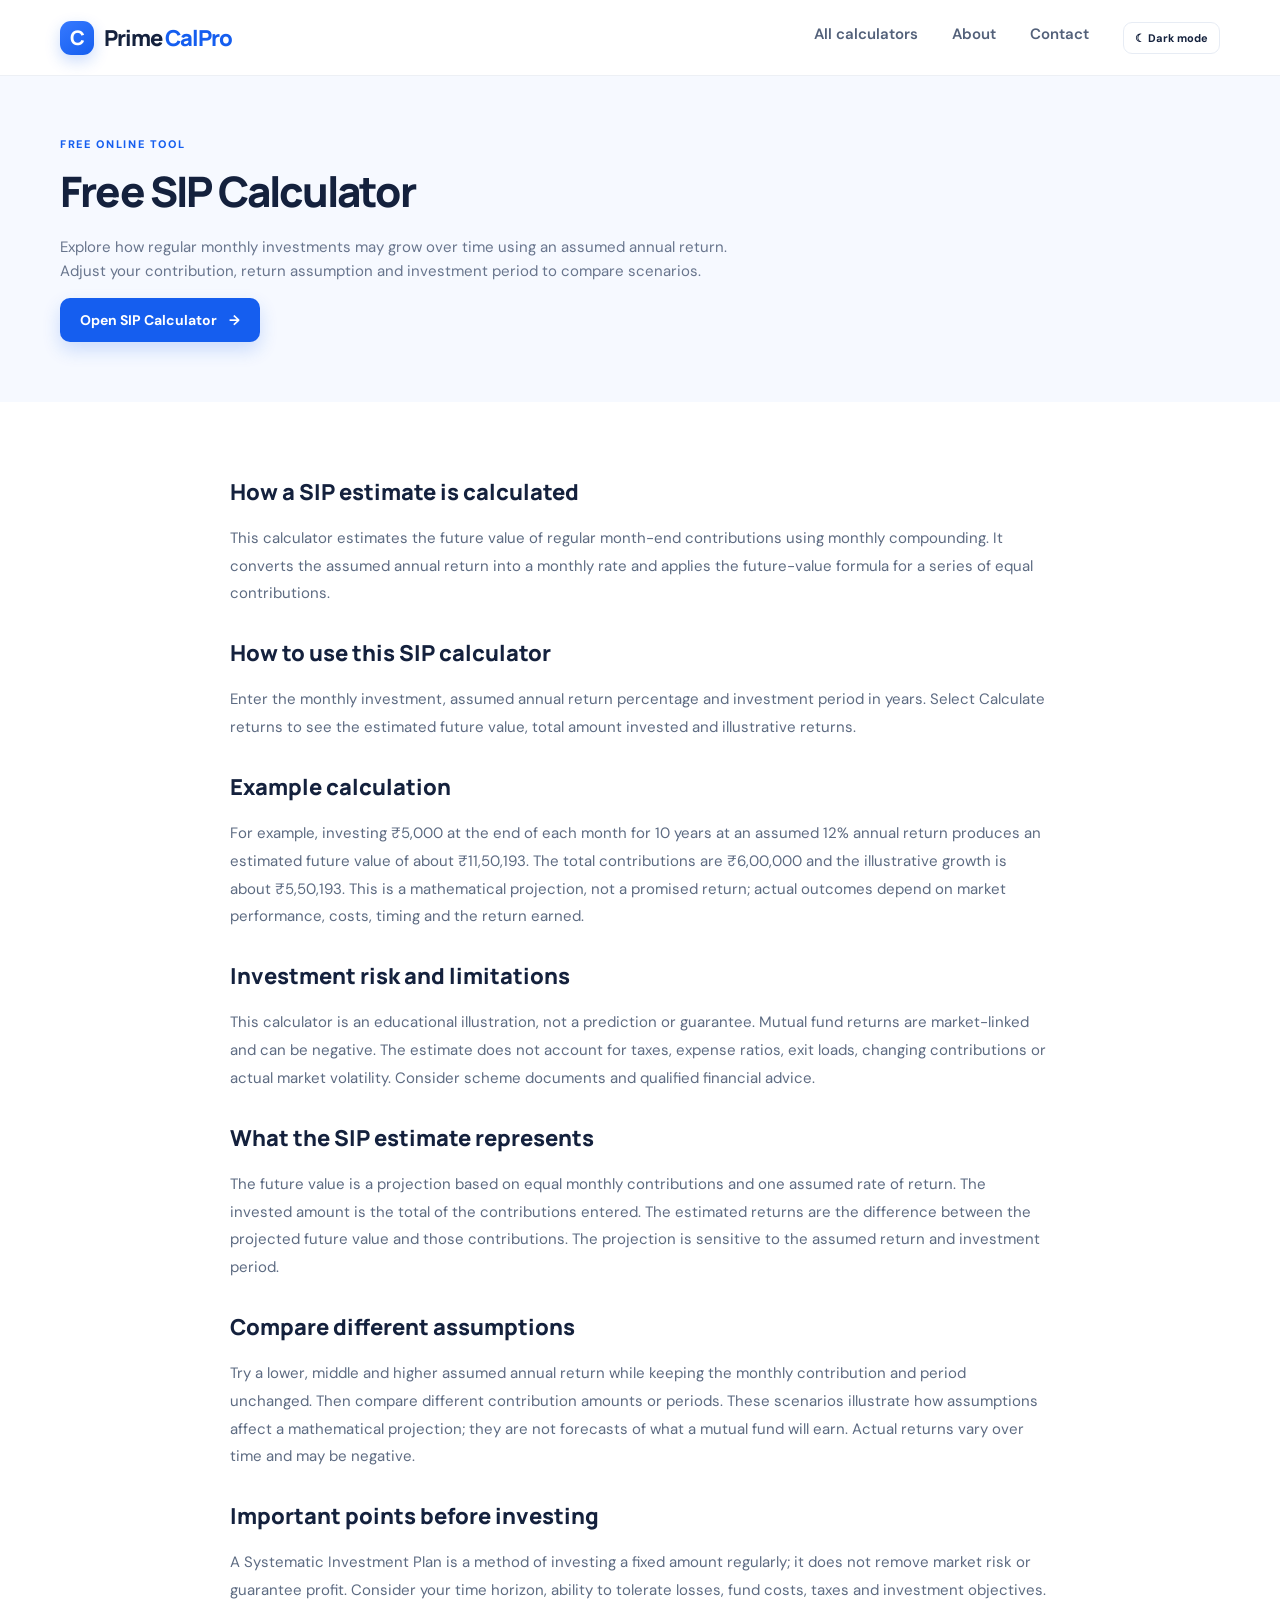
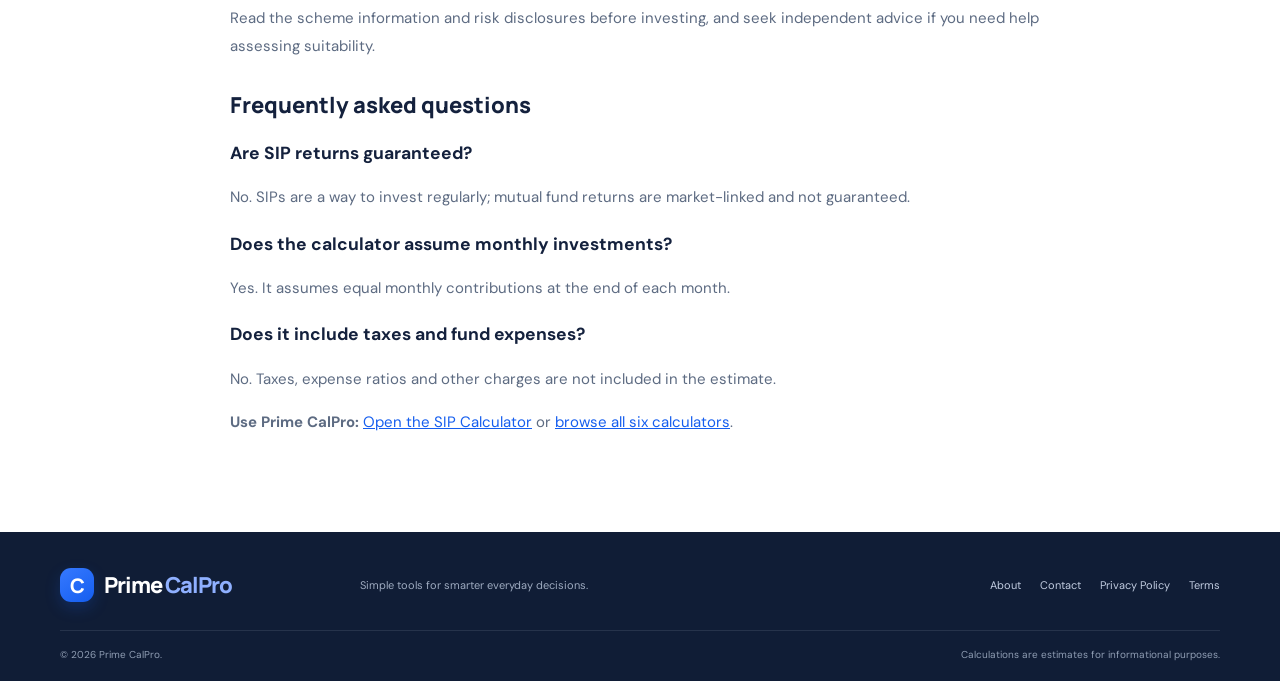
<file: sip-calculator.html>
<!DOCTYPE html>
<html lang="en">
<head>
<meta charset="UTF-8">
<meta name="viewport" content="width=device-width, initial-scale=1">
<meta name="description" content="Estimate the future value, invested amount and potential returns of regular monthly SIP investments with Prime CalPro's free SIP calculator.">
<meta name="robots" content="index,follow">
<meta property="og:title" content="Free SIP Calculator | Estimate Mutual Fund Returns | Prime CalPro">
<meta property="og:description" content="Estimate the future value, invested amount and potential returns of regular monthly SIP investments with Prime CalPro's free SIP calculator.">
<meta property="og:type" content="website">
<meta name="twitter:card" content="summary">
<title>SIP Calculator | Monthly Returns | Prime CalPro</title>
<link rel="canonical" href="https://primecalpro.vercel.app/sip-calculator.html">
<link rel="icon" href="favicon.svg" type="image/svg+xml">
<link rel="stylesheet" href="css/style.css">
<script async src="https://www.googletagmanager.com/gtag/js?id=G-G73KL03NPD"></script><script>window.dataLayer=window.dataLayer||[];function gtag(){dataLayer.push(arguments);}gtag('js',new Date());gtag('config','G-G73KL03NPD');</script>
<script async src="https://pagead2.googlesyndication.com/pagead/js/adsbygoogle.js?client=ca-pub-5305765007887137" crossorigin="anonymous"></script>
</head>
<body>
<header class="site-header"><div class="container nav-wrap">
<a class="brand" href="index.html"><span class="brand-mark">C</span><span>Prime <span class="brand-accent">CalPro</span></span></a>
<button class="menu-toggle" id="menuToggle" aria-label="Toggle navigation">☰</button>
<nav class="main-nav" id="mainNav"><a href="index.html#calculators">All calculators</a><a href="about.html">About</a><a href="contact.html">Contact</a></nav>
</div></header>
<section class="page-hero"><div class="container"><div class="eyebrow">FREE ONLINE TOOL</div><h1>Free SIP Calculator</h1><p>Explore how regular monthly investments may grow over time using an assumed annual return. Adjust your contribution, return assumption and investment period to compare scenarios.</p><a class="button button-primary" href="index.html?calculator=sip#calculators">Open SIP Calculator <span aria-hidden="true">→</span></a></div></section>
<main class="container prose">
<section><h2>How a SIP estimate is calculated</h2><p>This calculator estimates the future value of regular month-end contributions using monthly compounding. It converts the assumed annual return into a monthly rate and applies the future-value formula for a series of equal contributions.</p></section>
<section><h2>How to use this SIP calculator</h2><p>Enter the monthly investment, assumed annual return percentage and investment period in years. Select Calculate returns to see the estimated future value, total amount invested and illustrative returns.</p></section>
<section><h2>Example calculation</h2><p>For example, investing ₹5,000 at the end of each month for 10 years at an assumed 12% annual return produces an estimated future value of about ₹11,50,193. The total contributions are ₹6,00,000 and the illustrative growth is about ₹5,50,193. This is a mathematical projection, not a promised return; actual outcomes depend on market performance, costs, timing and the return earned.</p></section>
<section><h2>Investment risk and limitations</h2><p>This calculator is an educational illustration, not a prediction or guarantee. Mutual fund returns are market-linked and can be negative. The estimate does not account for taxes, expense ratios, exit loads, changing contributions or actual market volatility. Consider scheme documents and qualified financial advice.</p></section>
<section><h2>What the SIP estimate represents</h2><p>The future value is a projection based on equal monthly contributions and one assumed rate of return. The invested amount is the total of the contributions entered. The estimated returns are the difference between the projected future value and those contributions. The projection is sensitive to the assumed return and investment period.</p></section>
<section><h2>Compare different assumptions</h2><p>Try a lower, middle and higher assumed annual return while keeping the monthly contribution and period unchanged. Then compare different contribution amounts or periods. These scenarios illustrate how assumptions affect a mathematical projection; they are not forecasts of what a mutual fund will earn. Actual returns vary over time and may be negative.</p></section>
<section><h2>Important points before investing</h2><p>A Systematic Investment Plan is a method of investing a fixed amount regularly; it does not remove market risk or guarantee profit. Consider your time horizon, ability to tolerate losses, fund costs, taxes and investment objectives. Read the scheme information and risk disclosures before investing, and seek independent advice if you need help assessing suitability.</p></section>
<section><h2>Frequently asked questions</h2>
<h3>Are SIP returns guaranteed?</h3><p>No. SIPs are a way to invest regularly; mutual fund returns are market-linked and not guaranteed.</p>
<h3>Does the calculator assume monthly investments?</h3><p>Yes. It assumes equal monthly contributions at the end of each month.</p>
<h3>Does it include taxes and fund expenses?</h3><p>No. Taxes, expense ratios and other charges are not included in the estimate.</p>
</section>
<p><strong>Use Prime CalPro:</strong> <a href="index.html?calculator=sip#calculators">Open the SIP Calculator</a> or <a href="index.html#calculators">browse all six calculators</a>.</p>
</main>
<footer class="site-footer"><div class="container footer-top"><a class="brand footer-brand" href="index.html"><span class="brand-mark">C</span><span>Prime <span class="brand-accent">CalPro</span></span></a><p>Simple tools for smarter everyday decisions.</p><nav><a href="about.html">About</a><a href="contact.html">Contact</a><a href="privacy-policy.html">Privacy Policy</a><a href="terms.html">Terms</a></nav></div><div class="container footer-bottom"><span>© <span id="year"></span> Prime CalPro.</span><span>Calculations are estimates for informational purposes.</span></div></footer>
<script src="js/script.js" defer></script>
</body></html>
</file>
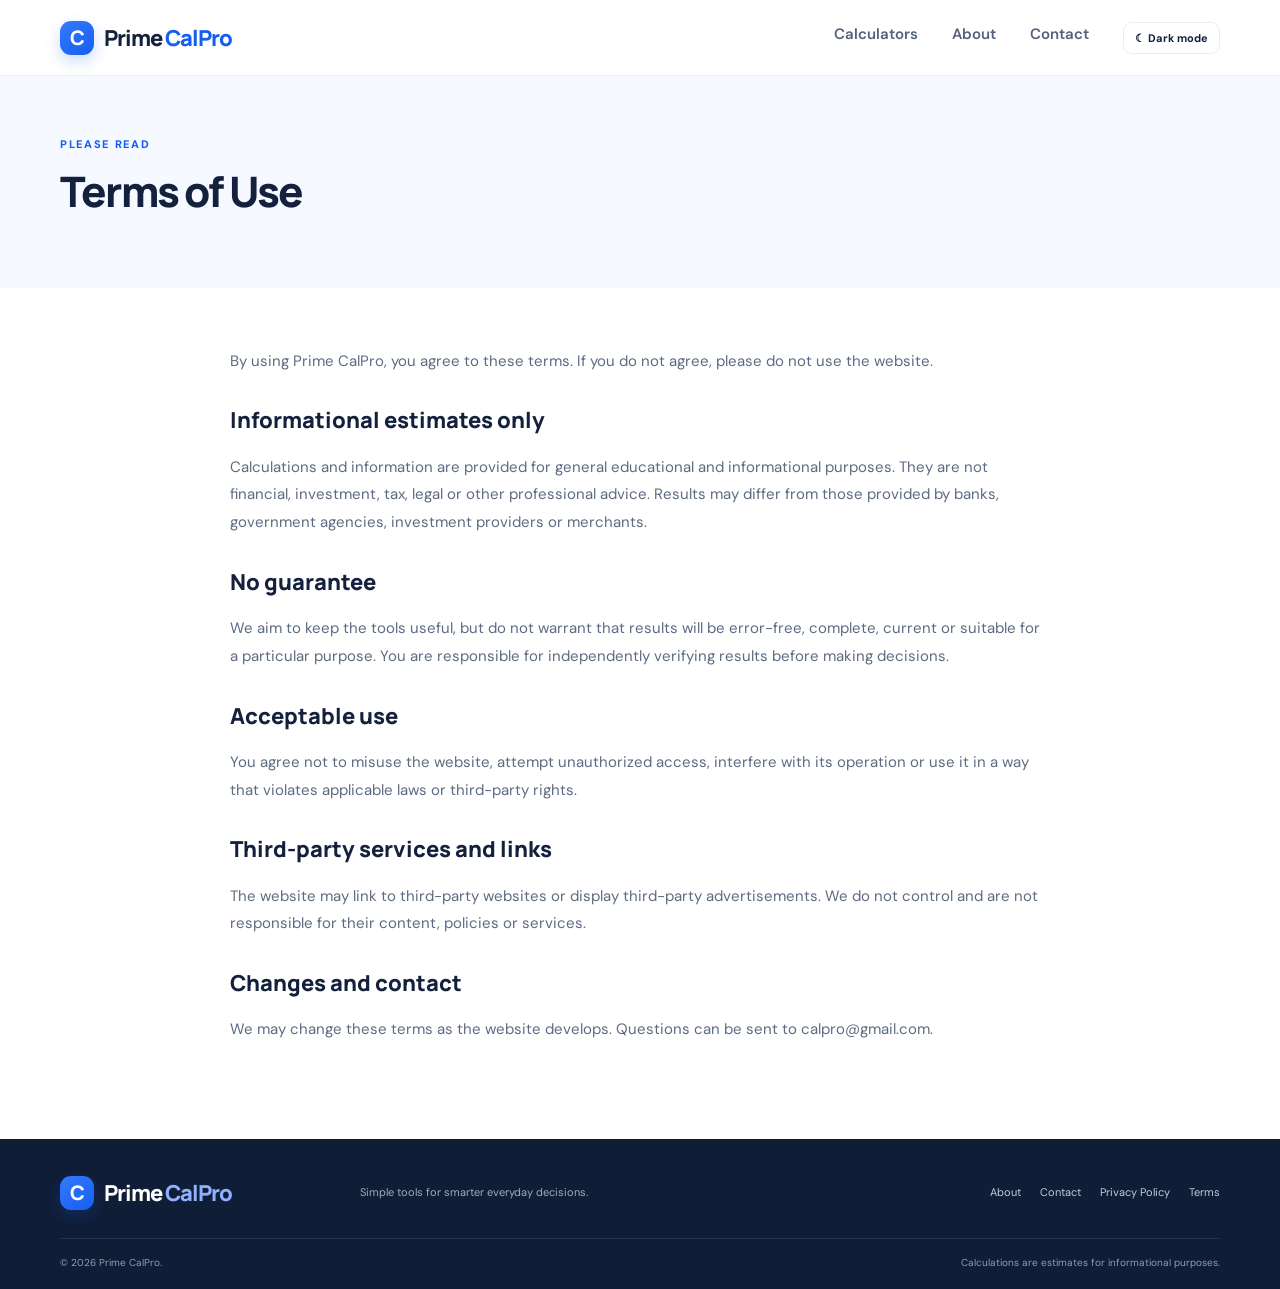
<file: terms.html>
<!DOCTYPE html>
<html lang="en"><head>
  <!-- Google tag (gtag.js) - Prime CalPro GA4 -->
  <script async src="https://www.googletagmanager.com/gtag/js?id=G-G73KL03NPD"></script>
  <script>
    window.dataLayer = window.dataLayer || [];
    function gtag(){dataLayer.push(arguments);}
    gtag('js', new Date());
    gtag('config', 'G-G73KL03NPD');
  </script>
  

<meta charset="UTF-8"><meta name="viewport" content="width=device-width, initial-scale=1"><meta name="description" content="Read the terms for using Prime CalPro's free online calculators, including estimates, limitations and responsible use.">
<meta property="og:title" content="Prime CalPro Terms of Use | Prime CalPro">
<meta property="og:description" content="Read the terms for using Prime CalPro's free online calculators, including estimates, limitations and responsible use.">
<meta property="og:type" content="website">
<meta name="twitter:card" content="summary">
<meta name="twitter:title" content="Prime CalPro Terms of Use | Prime CalPro">
<meta name="twitter:description" content="Read the terms for using Prime CalPro's free online calculators, including estimates, limitations and responsible use.">
<title>Terms of Use | Prime CalPro Calculators</title><link rel="icon" href="favicon.svg" type="image/svg+xml"><link rel="stylesheet" href="css/style.css"><link rel="canonical" href="https://primecalpro.vercel.app/terms.html"></head><body>
<header class="site-header"><div class="container nav-wrap"><a class="brand" href="index.html"><span class="brand-mark">C</span><span>Prime <span class="brand-accent">CalPro</span></span></a><button class="menu-toggle" id="menuToggle" aria-label="Toggle navigation">☰</button><nav class="main-nav" id="mainNav"><a href="index.html#calculators">Calculators</a><a href="about.html">About</a><a href="contact.html">Contact</a></nav></div></header>
<section class="page-hero"><div class="container"><div class="eyebrow">PLEASE READ</div><h1>Terms of Use</h1></div></section>
<main class="container prose"><p>By using Prime CalPro, you agree to these terms. If you do not agree, please do not use the website.</p><h2>Informational estimates only</h2><p>Calculations and information are provided for general educational and informational purposes. They are not financial, investment, tax, legal or other professional advice. Results may differ from those provided by banks, government agencies, investment providers or merchants.</p><h2>No guarantee</h2><p>We aim to keep the tools useful, but do not warrant that results will be error-free, complete, current or suitable for a particular purpose. You are responsible for independently verifying results before making decisions.</p><h2>Acceptable use</h2><p>You agree not to misuse the website, attempt unauthorized access, interfere with its operation or use it in a way that violates applicable laws or third-party rights.</p><h2>Third-party services and links</h2><p>The website may link to third-party websites or display third-party advertisements. We do not control and are not responsible for their content, policies or services.</p><h2>Changes and contact</h2><p>We may change these terms as the website develops. Questions can be sent to calpro@gmail.com.</p></main>
<footer class="site-footer"><div class="container footer-top"><a class="brand footer-brand" href="index.html"><span class="brand-mark">C</span><span>Prime <span class="brand-accent">CalPro</span></span></a><p>Simple tools for smarter everyday decisions.</p><nav><a href="about.html">About</a><a href="contact.html">Contact</a><a href="privacy-policy.html">Privacy Policy</a><a href="terms.html">Terms</a></nav></div><div class="container footer-bottom"><span>© <span id="year"></span> Prime CalPro.</span><span>Calculations are estimates for informational purposes.</span></div></footer><script src="js/script.js" defer></script></body></html>
</file>
<file: css/style.css>
@import url('https://fonts.googleapis.com/css2?family=DM+Sans:wght@400;500;600;700&family=Manrope:wght@400;500;600;700;800&display=swap');
:root{--ink:#14213d;--muted:#68758d;--blue:#155eef;--blue-dark:#104bc4;--line:#e7ecf4;--bg:#f7f9fc;--white:#fff;--shadow:0 18px 55px rgba(28,53,96,.09)}
*{box-sizing:border-box}html{scroll-behavior:smooth}body{margin:0;background:#fff;color:var(--ink);font-family:'DM Sans',sans-serif;font-size:15px;line-height:1.6}a{color:inherit;text-decoration:none}.container{width:min(1160px,calc(100% - 40px));margin-inline:auto}.site-header{height:76px;border-bottom:1px solid #edf0f5;background:rgba(255,255,255,.94);position:sticky;top:0;z-index:20;backdrop-filter:blur(12px)}.nav-wrap{height:100%;display:flex;align-items:center;justify-content:space-between}.brand{display:inline-flex;align-items:center;gap:10px;font:800 22px Manrope,sans-serif;letter-spacing:-1px}.brand-mark{display:grid;place-items:center;width:34px;height:34px;border-radius:11px;background:linear-gradient(145deg,#3679ff,#155eef);color:white;font-size:20px;box-shadow:0 6px 15px #155eef38}.brand-accent{color:var(--blue)}.main-nav{display:flex;gap:34px;color:#53617a;font-weight:600}.main-nav a:hover,.site-footer nav a:hover{color:var(--blue)}.menu-toggle{display:none;border:0;background:none;font-size:24px;color:var(--ink)}.hero{background:radial-gradient(ellipse at 80% 35%,#eaf1ff 0,transparent 38%),linear-gradient(180deg,#f8faff 0%,#fff 100%);overflow:hidden}.hero-grid{min-height:475px;display:grid;grid-template-columns:1.05fr .95fr;align-items:center;gap:50px;padding-block:65px}.eyebrow{font-size:11px;font-weight:800;letter-spacing:1.65px;color:var(--blue);display:flex;align-items:center;gap:8px}.eyebrow-dot{width:7px;height:7px;border-radius:50%;background:#16b77a;box-shadow:0 0 0 4px #16b77a20}.hero h1{font:800 clamp(42px,5.4vw,66px)/1.08 Manrope,sans-serif;letter-spacing:-3.5px;margin:19px 0 18px;max-width:590px}.gradient-text{background:linear-gradient(90deg,#155eef,#6a8fff);background-clip:text;color:transparent}.hero-copy{font-size:17px;line-height:1.8;color:var(--muted);max-width:520px;margin:0 0 28px}.button{display:inline-flex;align-items:center;justify-content:center;gap:12px;border:0;border-radius:10px;padding:13px 20px;font:700 14px 'DM Sans';cursor:pointer;transition:.2s}.button-primary{background:var(--blue);color:white;box-shadow:0 8px 18px #155eef30}.button-primary:hover{background:var(--blue-dark);transform:translateY(-1px)}.hero-trust{display:flex;flex-wrap:wrap;gap:20px;margin-top:25px;color:#718099;font-size:12px;font-weight:600}.hero-trust span:first-letter{color:#16a36d}.hero-visual{height:340px;position:relative;display:grid;place-items:center}.visual-orbit{position:absolute;border:1px solid #dbe6ff;border-radius:50%;transform:rotate(-22deg)}.orbit-one{width:390px;height:250px}.orbit-two{width:330px;height:310px;transform:rotate(38deg)}.visual-card{position:absolute;background:white;border:1px solid #edf1f8;border-radius:18px;box-shadow:0 25px 60px #1c3b7518}.card-back{width:220px;height:160px;right:5%;top:37px;padding:22px;transform:rotate(8deg);opacity:.8}.mini-label{font-size:9px;letter-spacing:1.4px;font-weight:800;color:#9aa6bb}.fake-line{height:8px;width:70%;background:#e8eef9;border-radius:9px;margin-top:15px}.fake-line.long{width:90%;margin-top:25px}.fake-line.short{width:45%}.card-front{width:270px;padding:22px 24px;left:12%;top:78px;transform:rotate(-4deg)}.visual-card-top,.visual-foot{display:flex;justify-content:space-between;align-items:center}.visual-icon{width:34px;height:34px;border-radius:10px;background:#eaf1ff;color:var(--blue);display:grid;place-items:center;font-size:20px;font-weight:700}.live-pill{font-size:8px;color:#0d9b68;background:#e8faf2;padding:5px 8px;border-radius:20px;font-weight:800}.card-front .mini-label{display:block;margin-top:20px}.card-front strong{display:block;font:800 28px Manrope;margin-top:2px;letter-spacing:-1px}.visual-chart{height:48px;display:flex;align-items:end;gap:6px;border-bottom:1px solid #e9eef6;margin-top:12px}.visual-chart i{display:block;flex:1;background:linear-gradient(180deg,#83aaff,#dce8ff);border-radius:4px 4px 0 0}.visual-chart i:nth-child(3n){height:75%}.visual-chart i:nth-child(3n+1){height:45%}.visual-chart i:nth-child(3n+2){height:90%}.visual-foot{font-size:10px;color:#8b98ad;margin-top:10px}.floating-badge{position:absolute;right:0;bottom:35px;background:#fff;border:1px solid #e9eef8;padding:10px 15px;border-radius:30px;box-shadow:var(--shadow);font-size:11px;font-weight:700;color:#4c5b74}.section{padding-block:76px}.section-heading{display:flex;align-items:end;justify-content:space-between;gap:24px;margin-bottom:30px}.section-heading h2,.content-section h2{font:800 clamp(25px,3vw,34px)/1.2 Manrope,sans-serif;letter-spacing:-1.2px;margin:10px 0 8px}.section-heading p,.content-lead{margin:0;color:var(--muted)}.search-box{height:44px;width:245px;border:1px solid var(--line);border-radius:9px;display:flex;align-items:center;gap:9px;padding:0 12px;color:#8995a8}.search-box input{border:0;outline:0;width:100%;font:13px 'DM Sans';color:var(--ink)}.calculator-layout{display:grid;grid-template-columns:270px 1fr;gap:22px;align-items:start}.tool-list{display:grid;gap:7px}.tool-link{display:flex;align-items:center;gap:12px;width:100%;border:1px solid transparent;border-radius:11px;background:#fff;padding:12px 10px;text-align:left;cursor:pointer;color:var(--ink);transition:.2s}.tool-link:hover{background:#f8faff;border-color:#e7edfa}.tool-link.active{background:#f1f5ff;border-color:#dce7ff}.tool-link>span:nth-child(2){display:grid;gap:1px;flex:1}.tool-link b{font-size:13px}.tool-link small{font-size:10px;color:#8290a5}.chevron{font-size:23px;color:#aab5c6}.tool-icon{width:39px;height:39px;border-radius:10px;display:grid;place-items:center;font-size:17px;font-weight:800}.blue{background:#eaf1ff;color:#2869e9}.green{background:#e7f9f0;color:#159a66}.purple{background:#f1eaff;color:#8655d8}.orange{background:#fff1e5;color:#e58b31}.pink{background:#ffeaf1;color:#d95785}.teal{background:#e4f8f7;color:#159a96}.calculator-panel{border:1px solid var(--line);border-radius:15px;background:white;box-shadow:var(--shadow);overflow:hidden}.calc-panel-heading{padding:24px 27px 19px;border-bottom:1px solid #edf0f5;display:flex;justify-content:space-between;align-items:center}.panel-kicker{font-size:9px;letter-spacing:1.4px;font-weight:800;color:var(--blue)}.calc-panel-heading h3{font:800 22px Manrope;margin:4px 0}.calc-panel-heading p{margin:0;color:var(--muted);font-size:12px}.panel-symbol{width:44px;height:44px;display:grid;place-items:center;border-radius:13px;background:#f0f5ff;color:var(--blue);font-size:23px;font-weight:800}.calc-content{padding:24px 27px 25px}.hidden{display:none!important}.input-grid{display:grid;grid-template-columns:repeat(2,minmax(0,1fr));gap:16px 18px}.field{display:grid;gap:7px;color:#4d5b72;font-size:11px;font-weight:700}.field input,.field select{height:44px;width:100%;border:1px solid #e1e7f0;border-radius:8px;background:#fff;padding:0 12px;color:#192944;font:600 14px 'DM Sans';outline:none;transition:.2s}.field input:focus,.field select:focus{border-color:#7da5ff;box-shadow:0 0 0 3px #155eef12}.calculate-btn{margin-top:19px;min-width:155px}.result-box{margin-top:22px;border:1px solid #dfe9ff;background:linear-gradient(120deg,#f6f9ff,#fbfdff);border-radius:12px;padding:18px 20px}.result-main{display:grid;gap:3px;padding-bottom:16px;border-bottom:1px solid #e5ecf8}.result-main span{font-size:11px;font-weight:700;color:#71809a}.result-main strong{font:800 29px Manrope;letter-spacing:-.8px;color:#155eef;overflow-wrap:anywhere}.result-stats{display:grid;grid-template-columns:repeat(3,minmax(0,1fr));gap:12px;padding-top:15px}.result-stats div{display:grid;gap:4px;min-width:0}.result-stats small{font-size:10px;color:#8491a6}.result-stats b{font-size:12px;color:#263752;overflow-wrap:anywhere}.result-note{font-size:10px;color:#8a96a8;margin:12px 0 0;line-height:1.6}.segmented{display:inline-flex;padding:4px;background:#f0f3f8;border-radius:9px;margin-bottom:18px}.segment{border:0;background:transparent;padding:8px 14px;border-radius:7px;color:#6b7890;font:700 11px 'DM Sans';cursor:pointer}.segment.active{background:white;color:var(--blue);box-shadow:0 2px 7px #1c31520e}.info-strip{background:#f7f9fd;border-block:1px solid #edf1f7}.info-grid{display:grid;grid-template-columns:repeat(3,1fr);gap:35px;padding-block:31px}.info-grid>div{position:relative;padding-left:48px}.info-icon{position:absolute;left:0;top:2px;width:34px;height:34px;border-radius:10px;background:#eaf1ff;color:var(--blue);display:grid;place-items:center;font-size:17px}.info-grid b{font:700 13px Manrope}.info-grid p{font-size:11px;color:var(--muted);margin:4px 0 0}.content-section{padding-block:75px}.content-section h2{margin-bottom:10px}.content-lead{max-width:650px}.content-cards{display:grid;grid-template-columns:repeat(3,1fr);gap:18px;margin-top:28px}.content-cards article{border:1px solid var(--line);border-radius:12px;padding:20px;background:#fff}.content-cards h3{font:700 14px Manrope;margin:0 0 8px}.content-cards p{font-size:12px;line-height:1.8;color:var(--muted);margin:0}.site-footer{background:#101d36;color:#d9e2f1;padding:34px 0 18px}.footer-top{display:grid;grid-template-columns:1fr 1fr 2fr;align-items:center;gap:20px;padding-bottom:25px}.footer-brand{color:white}.footer-brand .brand-accent{color:#8fb0ff}.footer-top>p{font-size:11px;color:#9eabc0}.site-footer nav{display:flex;justify-content:flex-end;gap:19px;flex-wrap:wrap;font-size:11px;color:#c1cce0}.footer-bottom{border-top:1px solid #26334b;padding-top:16px;display:flex;justify-content:space-between;gap:15px;color:#8f9db3;font-size:10px}.page-hero{background:#f6f9ff;padding:60px 0}.page-hero h1{font:800 42px Manrope;letter-spacing:-1.8px;margin:8px 0}.page-hero p{color:var(--muted);max-width:680px}.prose{max-width:820px;padding-block:45px 80px}.prose h2{font:800 22px Manrope;margin-top:30px}.prose p,.prose li{color:#5d6b82;line-height:1.85}.prose a{color:var(--blue);text-decoration:underline}.contact-card{max-width:650px;border:1px solid var(--line);border-radius:14px;padding:25px;margin-top:25px}.contact-card label{display:grid;gap:7px;margin:14px 0;font-size:12px;font-weight:700}.contact-card input,.contact-card textarea{border:1px solid #e1e7f0;border-radius:8px;padding:12px;font:14px 'DM Sans';width:100%}.contact-card textarea{min-height:130px;resize:vertical}.form-hint{font-size:11px;color:var(--muted)}
@media(max-width:850px){.hero-grid{gap:10px}.hero-visual{transform:scale(.85)}.calculator-layout{grid-template-columns:1fr}.tool-list{grid-template-columns:repeat(2,1fr)}.tool-link{padding:9px}.section-heading{align-items:start;flex-direction:column}.search-box{width:100%}.footer-top{grid-template-columns:1fr 1fr}.footer-top nav{grid-column:1/-1;justify-content:flex-start}}
@media(max-width:600px){.container{width:min(100% - 28px,1160px)}.site-header{height:65px}.menu-toggle{display:block}.main-nav{display:none;position:absolute;top:64px;left:0;right:0;background:#fff;border-bottom:1px solid var(--line);padding:18px 22px;flex-direction:column;gap:15px}
body.dark-mode .main-nav{background:#18243a;border-bottom-color:#2b3a55;color:#dbe6f8}
body.dark-mode .main-nav a{color:#dbe6f8}
body.dark-mode .main-nav a:hover,body.dark-mode .main-nav a:focus-visible{background:#24395d;color:#fff}
body.dark-mode .main-nav .theme-toggle{background:#1d2b44;border-color:#3a5278;color:#d5e1f4}
body.dark-mode .main-nav .theme-toggle:hover,body.dark-mode .main-nav .theme-toggle:focus-visible{background:#24395d;color:#fff}
body:not(.dark-mode) .main-nav{background:#fff;border-bottom-color:var(--line);color:#53617a}
body:not(.dark-mode) .main-nav a{color:#53617a}
body:not(.dark-mode) .main-nav .theme-toggle{background:#fff;border-color:var(--line);color:var(--ink)}
.main-nav.open{display:flex}.hero-grid{grid-template-columns:1fr;padding-block:48px 20px}.hero h1{font-size:45px;letter-spacing:-2.5px}.hero-copy{font-size:15px}.hero-visual{height:275px;transform:scale(.78);transform-origin:top center;margin-bottom:-45px}.section{padding-block:52px}.section-heading h2,.content-section h2{font-size:27px}.tool-list{grid-template-columns:1fr 1fr;gap:5px}.tool-link{gap:7px;padding:9px 6px}.tool-icon{width:32px;height:32px;font-size:14px}.tool-link b{font-size:11px}.tool-link small{font-size:9px}.chevron{display:none}.calc-panel-heading,.calc-content{padding:19px 16px}.calc-panel-heading h3{font-size:19px}.input-grid{grid-template-columns:1fr;gap:13px}.result-stats{grid-template-columns:repeat(2,1fr)}.result-main strong{font-size:25px}.info-grid,.content-cards{grid-template-columns:1fr;gap:20px}.info-grid{padding-block:25px}.content-section{padding-block:50px}.footer-top{grid-template-columns:1fr;gap:9px}.footer-top nav{grid-column:auto;justify-content:flex-start;gap:14px}.footer-bottom{flex-direction:column}.page-hero{padding:42px 0}.page-hero h1{font-size:34px}}


/* Feature additions: theme toggle and result actions */
.theme-toggle{border:1px solid var(--line);background:var(--white);color:var(--ink);border-radius:9px;padding:8px 11px;font:700 11px 'DM Sans';cursor:pointer;white-space:nowrap;transition:.2s}.theme-toggle:hover{border-color:#abc3f5;color:var(--blue)}
.result-actions{display:flex;gap:9px;flex-wrap:wrap;padding:0 27px 24px}.action-button{border:1px solid #dbe5f5;background:var(--white);color:#385173;border-radius:8px;padding:9px 12px;font:700 11px 'DM Sans';cursor:pointer;transition:.2s}.action-button:hover{border-color:#9dbcf6;color:var(--blue);background:#f7faff}
body.dark-mode{--ink:#e8eefb;--muted:#aebbd1;--line:#2b3a55;--bg:#101a2c;--white:#18243a;--shadow:0 18px 55px rgba(0,0,0,.28);background:#101a2c;color:var(--ink)}
body.dark-mode .site-header{background:rgba(16,26,44,.94);border-color:#2b3a55}.dark-mode .main-nav{color:#b7c4da}.dark-mode .main-nav a:hover,.dark-mode .site-footer nav a:hover{color:#8fb0ff}.dark-mode .menu-toggle{color:var(--ink)}
.dark-mode .hero{background:radial-gradient(ellipse at 80% 35%,#1b315d 0,transparent 38%),linear-gradient(180deg,#14213a 0%,#101a2c 100%)}.dark-mode .hero-copy,.dark-mode .section-heading p,.dark-mode .content-lead{color:var(--muted)}.dark-mode .visual-card,.dark-mode .calculator-panel,.dark-mode .content-cards article,.dark-mode .tool-link{background:#18243a;border-color:#2b3a55}.dark-mode .tool-link:hover{background:#1e2d49;border-color:#3a5278}.dark-mode .tool-link.active{background:#20355f;border-color:#416aa7}.dark-mode .field{color:#bcc9dc}.dark-mode .field input,.dark-mode .field select,.dark-mode .search-box input{background:#111c30;border-color:#344866;color:#edf3ff}.dark-mode .search-box{border-color:#2b3a55}.dark-mode .calc-panel-heading{border-color:#2b3a55}.dark-mode .panel-symbol{background:#20355f}.dark-mode .result-box{border-color:#355589;background:linear-gradient(120deg,#192b4a,#17243b)}.dark-mode .result-main{border-color:#334a6e}.dark-mode .result-stats b{color:#dbe6f8}.dark-mode .segmented{background:#22314a}.dark-mode .segment{color:#afbdd2}.dark-mode .segment.active{background:#18243a}.dark-mode .info-strip{background:#14213a;border-color:#2b3a55}.dark-mode .content-cards article{background:#18243a}.dark-mode .page-hero{background:#14213a}.dark-mode .prose p,.dark-mode .prose li{color:#b4c1d5}.dark-mode .contact-card{border-color:#2b3a55}.dark-mode .contact-card input,.dark-mode .contact-card textarea{background:#111c30;border-color:#344866;color:#edf3ff}.dark-mode .action-button{background:#1d2b44;border-color:#3a5278;color:#d5e1f4}.dark-mode .action-button:hover{background:#24395d}
@media(max-width:600px){.theme-toggle{margin-left:auto;margin-right:8px;padding:7px 9px}.result-actions{padding:0 16px 19px}}
</file>
